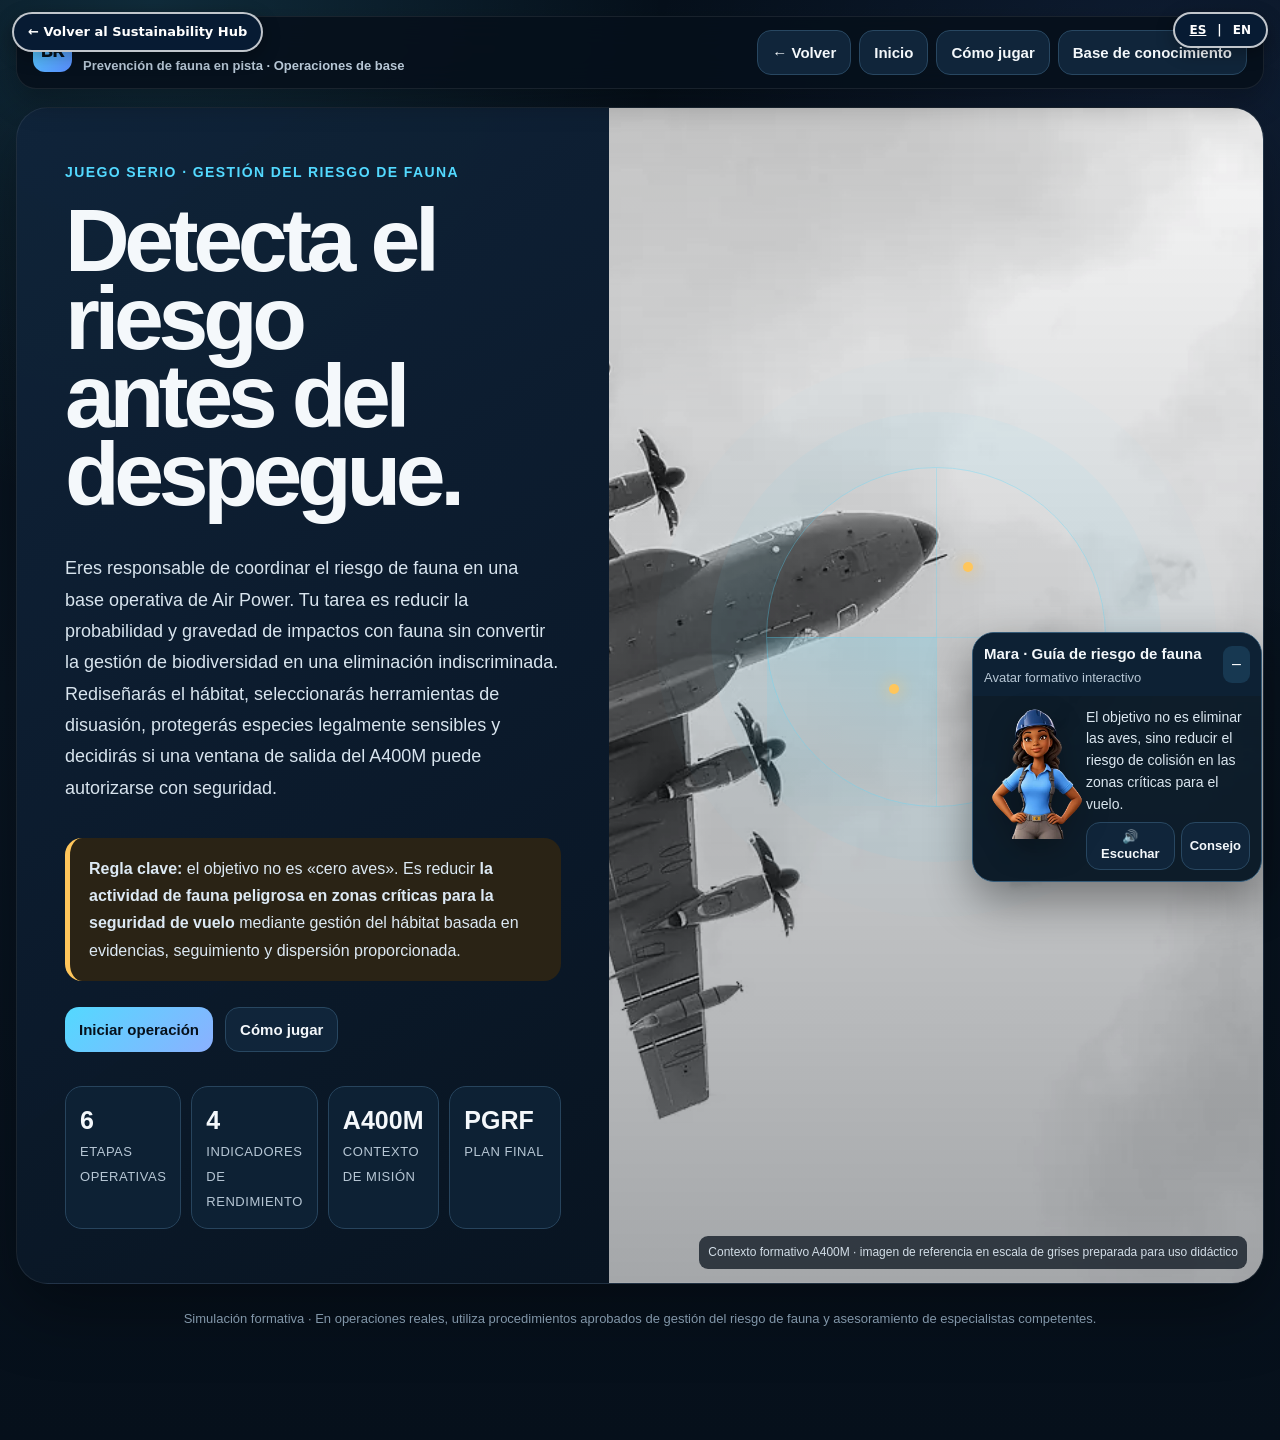
<file: index.html>
<!doctype html>
<html lang="en">
<head>
<meta charset="utf-8" />
<meta name="viewport" content="width=device-width,initial-scale=1" />
<title>Bio-Radar · Runway Wildlife Prevention</title>
<meta name="description" content="Interactive wildlife hazard management serious game for air-base operations." />
<style>
:root{
 --bg:#07111d;--bg2:#0b1a29;--panel:#0d2032;--panel2:#112a40;--line:#284761;--text:#f4f8fb;--muted:#b7c7d5;
 --cyan:#53d9ff;--blue:#5a8cff;--green:#58e6a4;--amber:#ffc65b;--red:#ff6e78;--violet:#b18cff;
 --shadow:0 24px 68px rgba(0,0,0,.38);--r:24px
}
*{box-sizing:border-box}html{scroll-behavior:smooth}body{margin:0;font-family:Inter,Segoe UI,Arial,sans-serif;color:var(--text);background:
radial-gradient(circle at 12% 0%,rgba(83,217,255,.14),transparent 28%),radial-gradient(circle at 92% 8%,rgba(90,140,255,.11),transparent 30%),linear-gradient(180deg,#06101b,#091522 48%,#06101b);min-height:100vh}
button{font:inherit}.shell{max-width:1460px;margin:auto;padding:16px}.topbar{position:sticky;top:10px;z-index:50;display:flex;align-items:center;justify-content:space-between;gap:14px;padding:13px 16px;background:rgba(6,16,27,.90);backdrop-filter:blur(16px);border:1px solid rgba(255,255,255,.08);border-radius:20px;box-shadow:0 12px 30px rgba(0,0,0,.28)}
.brand{display:flex;align-items:center;gap:11px;font-weight:900}.mark{width:39px;height:39px;border-radius:12px;background:linear-gradient(135deg,var(--cyan),var(--blue));color:#05121e;display:grid;place-items:center;font-weight:1000}.brand small{display:block;color:var(--muted);font-size:11px;font-weight:700;margin-top:2px}.nav{display:flex;gap:8px;flex-wrap:wrap}.btn{border:1px solid var(--line);background:#10253a;color:var(--text);padding:11px 14px;border-radius:14px;font-weight:850;cursor:pointer;transition:.18s}.btn:hover{transform:translateY(-1px);border-color:#4f789a}.btn.primary{background:linear-gradient(135deg,var(--cyan),#8bb0ff);color:#06111c;border:0}.btn.good{background:linear-gradient(135deg,var(--green),#8af2c2);color:#061611;border:0}.btn.warn{background:linear-gradient(135deg,var(--amber),#ffe0a0);color:#251600;border:0}.btn.danger{background:linear-gradient(135deg,#ff9da3,var(--red));color:#2a070b;border:0}.btn:disabled{opacity:.45;cursor:not-allowed;transform:none}.screen{display:none}.screen.active{display:block;animation:fade .24s ease}@keyframes fade{from{opacity:.2;transform:translateY(8px)}to{opacity:1;transform:none}}
.hero{margin-top:18px;min-height:760px;display:grid;grid-template-columns:.95fr 1.05fr;overflow:hidden;border:1px solid rgba(255,255,255,.08);border-radius:32px;background:linear-gradient(145deg,rgba(16,36,58,.96),rgba(6,16,27,.98));box-shadow:var(--shadow)}.hero-copy{padding:54px 48px;display:flex;flex-direction:column;justify-content:center}.eyebrow{font-size:12px;font-weight:900;text-transform:uppercase;letter-spacing:.16em;color:var(--cyan)}h1,h2,h3,h4{margin-top:0}.hero h1{font-size:clamp(54px,7vw,96px);line-height:.87;letter-spacing:-.06em;margin:18px 0 22px}.hero p{font-size:18px;line-height:1.74;color:#d8e4ee;max-width:700px}.hero-actions{display:flex;gap:12px;flex-wrap:wrap;margin-top:26px}.stat-grid{display:grid;grid-template-columns:repeat(4,1fr);gap:10px;margin-top:34px}.stat{padding:14px;border:1px solid #27445d;border-radius:17px;background:#0d2134}.stat b{display:block;font-size:25px}.stat span{font-size:10px;color:var(--muted);text-transform:uppercase;letter-spacing:.08em}
.hero-photo{position:relative;min-height:760px;background-image:linear-gradient(180deg,rgba(4,11,18,.03),rgba(4,11,18,.36)),url('assets/aircraft.webp');background-size:cover;background-position:30% 42%}.photo-credit{position:absolute;right:16px;bottom:14px;font-size:10px;color:#d2dde7;background:rgba(5,15,25,.72);padding:7px 9px;border-radius:9px}.radar{position:absolute;left:50%;top:45%;transform:translate(-50%,-50%);width:340px;height:340px;border-radius:50%;border:1px solid rgba(83,217,255,.35);box-shadow:0 0 0 55px rgba(83,217,255,.05),0 0 0 110px rgba(83,217,255,.025)}.radar:before,.radar:after{content:"";position:absolute;background:rgba(83,217,255,.28)}.radar:before{width:1px;height:100%;left:50%}.radar:after{height:1px;width:100%;top:50%}.sweep{position:absolute;inset:50% 50% 0 0;transform-origin:100% 0;background:linear-gradient(20deg,transparent,rgba(83,217,255,.22));animation:sweep 4s linear infinite}@keyframes sweep{to{transform:rotate(360deg)}}.blip{position:absolute;width:10px;height:10px;border-radius:50%;background:var(--amber);box-shadow:0 0 16px var(--amber);animation:blink 1.3s infinite}.b1{left:58%;top:28%}.b2{left:70%;top:52%;animation-delay:.3s}.b3{left:36%;top:64%;animation-delay:.7s}@keyframes blink{50%{opacity:.25;transform:scale(.72)}}
.page{margin-top:18px;padding:30px;border-radius:30px;background:linear-gradient(180deg,rgba(14,31,50,.97),rgba(7,17,29,.98));border:1px solid rgba(255,255,255,.08);box-shadow:var(--shadow)}.page-head{display:flex;justify-content:space-between;align-items:flex-start;gap:18px;margin-bottom:22px}.page-head h2{font-size:clamp(38px,5.2vw,68px);letter-spacing:-.05em;line-height:.95;margin:8px 0}.page-head p{max-width:820px;color:var(--muted);line-height:1.72}.chips{display:flex;gap:8px;flex-wrap:wrap}.chip{padding:8px 10px;border-radius:999px;border:1px solid #35536e;background:#0d2034;color:#dce9f6;font-size:10px;font-weight:900;text-transform:uppercase;letter-spacing:.08em}.chip.good{border-color:#2e755a;background:#0d2a21;color:#baf4d4}.chip.warn{border-color:#80672e;background:#2b2312;color:#ffe4a8}.chip.bad{border-color:#85424a;background:#32171b;color:#ffc2c8}
.grid3{display:grid;grid-template-columns:repeat(3,1fr);gap:15px}.card,.theory-card,.choice,.tool-card,.plan-card{border:1px solid #284761;border-radius:20px;background:linear-gradient(180deg,#10273d,#0b1d2e)}.card{padding:20px}.stepno{width:42px;height:42px;border-radius:13px;display:grid;place-items:center;background:linear-gradient(135deg,var(--cyan),#8da8ff);color:#06121f;font-weight:1000;margin-bottom:14px}.card p,.theory-card p,.theory-card li,.plan-card p{color:#c9d6e2;line-height:1.7}.callout{padding:17px 19px;border-radius:17px;border-left:5px solid var(--cyan);background:#0c2235;color:#dce9f4;line-height:1.7;margin-top:16px}.callout.warn{border-color:var(--amber);background:#2a2315}.callout.bad{border-color:var(--red);background:#2a171a}
.theory{display:grid;grid-template-columns:repeat(2,1fr);gap:15px}.theory-card{padding:22px}.theory-card h3{font-size:23px}.theory-card.wide{grid-column:1/-1}.theory-card ul,.theory-card ol{padding-left:20px}.deep{margin-top:13px;border:1px solid #31526c;border-radius:15px;overflow:hidden;background:#091b2a}.deep summary{cursor:pointer;padding:13px 15px;background:#102b43;font-weight:900}.deep summary::marker{color:var(--cyan)}.deep-body{padding:15px 17px}.learning-table{width:100%;border-collapse:collapse;margin-top:11px}.learning-table th,.learning-table td{border:1px solid #2a485f;padding:10px 11px;text-align:left;vertical-align:top;line-height:1.55}.learning-table th{background:#112a41}.learning-table td{color:#cbd8e4}
.mission-layout{display:grid;grid-template-columns:1.12fr .88fr;gap:18px}.map{position:relative;min-height:0;aspect-ratio:4/3;border-radius:22px;overflow:hidden;border:1px solid #648a8b;background:#314b42;isolation:isolate}
.map .airfield-photo{position:absolute;inset:0;display:block;width:100%;height:100%;object-fit:cover;object-position:center;z-index:1;pointer-events:none}
.map .airfield-photo:not([src]){display:none}
.map .airfield-map-scene{position:absolute;inset:0;width:100%;height:100%;display:block;pointer-events:none;z-index:0}
.map .hotspot,.map .map-legend{z-index:4}
.map .hotspot:focus-visible{outline:3px solid #fff;outline-offset:6px}
.map .map-training-label{position:absolute;top:12px;left:14px;padding:7px 10px;border:1px solid rgba(223,243,238,.25);border-radius:7px;background:rgba(6,23,35,.83);color:#e7f3f6;font-size:11px;font-weight:750;letter-spacing:.04em;z-index:3}
@media(max-width:650px){.map{min-height:0;aspect-ratio:4/3}.map .map-training-label{font-size:10px}.map-legend{max-width:94%}}.map:before,.map:after,.taxi,.pond,.grasszone,.building,.waste{display:none!important}.hotspot{position:absolute;width:40px;height:40px;border-radius:50%;display:grid;place-items:center;background:rgba(7,18,29,.92);border:2px solid var(--amber);color:var(--amber);font-weight:1000;cursor:pointer;box-shadow:0 0 0 8px rgba(255,198,91,.11)}.hotspot.seen{border-color:var(--green);color:var(--green);box-shadow:0 0 0 8px rgba(88,230,164,.1)}.h1{left:19%;top:34%}.h2{left:86%;top:39%}.h3{left:31%;top:15%}.h4{left:89%;top:61%}.h5{left:56%;top:38%}.h6{left:63%;top:62%}.map-legend{position:absolute;left:14px;bottom:14px;display:flex;gap:7px;flex-wrap:wrap;max-width:72%}.map-legend span{padding:7px 9px;border-radius:999px;background:rgba(5,14,23,.84);border:1px solid rgba(255,255,255,.13);font-size:10px;font-weight:800}.control{display:flex;flex-direction:column;gap:12px}.scorecard{padding:17px;border:1px solid #284761;background:#091827;border-radius:18px}.metric{display:grid;grid-template-columns:150px 1fr 44px;gap:9px;align-items:center;margin:10px 0}.metric label{font-size:12px;font-weight:800}.bar{height:10px;border-radius:999px;background:#172c3e;overflow:hidden}.fill{height:100%;background:linear-gradient(90deg,var(--red),var(--amber),var(--green));transition:.3s}.metric b{text-align:right;font-size:12px}.choice-set{display:grid;gap:9px}.choice{padding:14px;color:var(--text);cursor:pointer;text-align:left;transition:.16s}.choice:hover{transform:translateY(-1px);border-color:#4f7591}.choice.selected{border-color:var(--cyan);background:linear-gradient(180deg,#15364f,#0f273b);box-shadow:0 0 0 2px rgba(83,217,255,.1)}.choice strong{display:block;margin-bottom:5px}.choice span{display:block;font-size:12px;color:var(--muted);line-height:1.5}.choice small{display:inline-block;margin-top:7px;color:#9ae9ff;font-weight:800}.feedback{display:none;margin-top:12px;padding:16px;border-radius:16px;border:1px solid #315b78;background:#0b2235;line-height:1.65}.feedback.show{display:block}.feedback.ok{border-color:#33775a;background:#0c2a21}.feedback.ko{border-color:#87434b;background:#2c171a}.actions{display:flex;gap:10px;flex-wrap:wrap;margin-top:15px}
.tool-grid{display:grid;grid-template-columns:repeat(2,1fr);gap:11px}.tool-card{padding:16px;cursor:pointer;transition:.16s}.tool-card:hover{transform:translateY(-2px)}.tool-card.selected{border-color:var(--cyan);box-shadow:0 0 0 2px rgba(83,217,255,.1)}.tool-card b{display:block;margin-bottom:6px}.tool-card span{font-size:12px;color:var(--muted);line-height:1.48}.cost{display:inline-block;margin-top:8px;padding:5px 8px;border-radius:999px;background:#0b1a28;border:1px solid #35516a;font-size:10px;font-weight:900;color:#aeeeff}.budget{font-size:28px;font-weight:1000;color:var(--amber)}
.event{border-radius:22px;overflow:hidden;border:1px solid #35556e;background:linear-gradient(180deg,#112a41,#0b1d2d)}.event-photo{height:330px;background-image:linear-gradient(180deg,rgba(4,12,20,.02),rgba(4,12,20,.28)),url('assets/aircraft.webp');background-size:cover;background-position:30% 42%;position:relative}.event-photo .event-label{position:absolute;left:18px;bottom:17px;right:18px;padding:13px 15px;border-radius:15px;background:rgba(6,17,28,.84);border:1px solid rgba(255,255,255,.14)}.event-body{padding:18px}.timeline{display:grid;grid-template-columns:repeat(4,1fr);gap:8px;margin:14px 0}.tick{padding:10px;border-radius:13px;background:#0c2134;border:1px solid #2b4a63;font-size:11px}.tick.active{border-color:var(--amber);background:#2c2414}.tick.done{border-color:#2f7357;background:#0c2a21}
.plan-grid{display:grid;grid-template-columns:repeat(2,1fr);gap:12px}.plan-card{padding:16px;cursor:pointer}.plan-card.selected{border-color:var(--green);background:#0d2a21}.plan-card b{display:block;margin-bottom:5px}.plan-card span{font-size:12px;color:var(--muted);line-height:1.5}.result{display:grid;grid-template-columns:1fr 1fr;gap:18px}.big-score{font-size:clamp(90px,12vw,155px);font-weight:1000;line-height:.82;letter-spacing:-.07em}.rank{font-size:28px;color:var(--green);font-weight:900}.result-box{padding:22px;border:1px solid #2c4b65;border-radius:20px;background:#0c2032}.row{display:flex;justify-content:space-between;gap:12px;padding:11px 0;border-bottom:1px solid #28465f}.row:last-child{border:0}.ref{font-size:12px;line-height:1.6;color:#9db1c3}.ref a{color:#7ddfff}.footer{margin:25px 0 95px;text-align:center;color:#8196a8;font-size:11px;line-height:1.6}
.avatar-wrap{position:fixed;right:18px;bottom:18px;z-index:90;width:255px}.avatar{border:1px solid #355b78;background:rgba(8,23,37,.97);border-radius:22px;box-shadow:0 18px 46px rgba(0,0,0,.4);overflow:hidden}.avatar-head{display:flex;align-items:center;padding:9px 11px;background:#0d2134}.avatar-head b{font-size:12px}.avatar-head span{display:block;color:var(--muted);font-size:10px;margin-top:2px}.avatar-toggle{margin-left:auto;border:0;background:#173851;color:white;border-radius:9px;padding:6px 9px;cursor:pointer}.avatar-body{display:grid;grid-template-columns:92px 1fr;gap:10px;padding:11px}.avatar-img{width:104px;height:132px;object-fit:contain;filter:drop-shadow(0 10px 14px rgba(0,0,0,.32))}.avatar-msg{font-size:11px;line-height:1.5;color:#dbe7f0}.avatar-controls{display:flex;gap:6px;margin-top:7px}.avatar-controls .btn{font-size:10px;padding:6px 8px}.avatar-wrap.min .avatar-body{display:none}.speaking{animation:nod .55s infinite alternate}@keyframes nod{to{transform:translateY(2px)}}
.stage4-photo{min-height:480px;background-image:linear-gradient(180deg,rgba(10,27,42,.28),rgba(8,18,29,.38)),url('assets/aircraft.webp');background-size:cover;background-position:30% 42%;display:flex;flex-direction:column;justify-content:flex-start}.stage4-photo h3{font-size:34px;margin-top:210px;text-shadow:0 2px 8px rgba(0,0,0,.45)}.stage4-photo p{max-width:90%;background:rgba(7,18,29,.36);padding:8px 10px;border-radius:10px}.stage4-photo .chip{align-self:flex-start}.plan-card,.plan-card *{text-shadow:none}.plan-card h3,.plan-card h4,.plan-card b{color:#f3f9ff!important}.plan-card p,.plan-card span,.plan-card small{color:#dbe7f2!important}.plan-card.good h3,.plan-card.good b{color:#f2fff8!important}.plan-card.good p,.plan-card.good span{color:#dff7ea!important}.plan-card.bad h3,.plan-card.bad b{color:#fff5ef!important}.plan-card.bad p,.plan-card.bad span{color:#ffe2d3!important}@media(max-width:1050px){.hero,.mission-layout,.result{grid-template-columns:1fr}.hero-photo{min-height:520px}.stat-grid{grid-template-columns:repeat(2,1fr)}.grid3,.theory,.plan-grid{grid-template-columns:1fr}.theory-card.wide{grid-column:auto}.tool-grid{grid-template-columns:1fr}.page{padding:21px}.metric{grid-template-columns:120px 1fr 38px}.timeline{grid-template-columns:1fr 1fr}.avatar-wrap{right:8px;bottom:8px;width:220px}.topbar{align-items:flex-start}.nav{justify-content:flex-end}}
</style>
<link rel="stylesheet" href="stage1-game.css">

<style>
/* Prevent min-content table width from widening the theory grid on phones. */
.theory{grid-template-columns:repeat(2,minmax(0,1fr));min-width:0;max-width:100%}
.theory-card{min-width:0;max-width:100%;overflow-wrap:anywhere;box-sizing:border-box}
@media(max-width:960px){
  .theory{grid-template-columns:minmax(0,1fr)}
}
@media(max-width:700px){
 #briefing .learning-table,#theory1 .learning-table{width:100%;min-width:0;max-width:100%;overflow-x:auto}
 #briefing .theory-card,#theory1 .theory-card{min-width:0}
}
</style>


<style>
/* Mobile training tables: keep the briefing and theory readable without page overflow */
@media(max-width:700px){
 #briefing .learning-table,#theory1 .learning-table{
   display:block;width:100%;max-width:100%;overflow-x:auto;overflow-y:hidden;
   box-sizing:border-box;scrollbar-width:auto;scrollbar-color:#6baac5 #0a2035;
   border:1px solid #365a6f;
 }
 #briefing .learning-table tbody,#theory1 .learning-table tbody{
   display:table;min-width:620px;border-collapse:collapse;
 }
 #briefing .learning-table th,#briefing .learning-table td,
 #theory1 .learning-table th,#theory1 .learning-table td{
   min-width:135px;max-width:260px;overflow-wrap:break-word;line-height:1.55;
 }
 #briefing .page,#theory1 .page{min-width:0}
}
</style>


<style>
/* Readability pass v1: shared styling for the English and Spanish UI */
body{font-size:16px;line-height:1.55}
.brand small{font-size:13px;line-height:1.4}
.eyebrow{font-size:14px;letter-spacing:.1em}
.stat span{font-size:13px;line-height:1.5;letter-spacing:.04em}
.chip{font-size:13px;line-height:1.35;letter-spacing:.045em}
.photo-credit{font-size:12px}
.map .map-training-label{font-size:13px;line-height:1.4}
.map-legend span{font-size:13px;line-height:1.4}
.metric label,.metric b{font-size:15px;line-height:1.45}
.choice{font-size:16px;line-height:1.5}
.choice strong,.plan-card b{font-size:17px;line-height:1.4}
.choice span,.plan-card span,.tool-card span{font-size:15px;line-height:1.55}
.choice small{font-size:13px;line-height:1.45}
.tick{font-size:14px;line-height:1.5}
.cost{font-size:13px}
.ref{font-size:14px;line-height:1.6}
.footer{font-size:13px;line-height:1.55}
.avatar-wrap{width:290px}
.avatar-head b{font-size:15px}
.avatar-head span{font-size:13px;line-height:1.4}
.avatar-msg{font-size:14px;line-height:1.55}
.avatar-controls .btn{font-size:13px;line-height:1.3;min-height:36px}
.btn{font-size:15px;line-height:1.4;min-height:43px}
#mission1 .stage1-final .choice span{font-size:15px}
#mission1 .stage1-final .choice small{font-size:13px}
#mission6 .plan-requirements{font-size:16px;line-height:1.55}
#mission6 .plan-selection-count{font-size:15px;line-height:1.4}
@media(max-width:780px){
 .avatar-wrap{width:min(270px,74vw);right:8px;bottom:8px}
 .map-legend{max-width:94%}
 .map-legend span{font-size:12px}
 .stat span{font-size:12px}
}
</style>
</head>
<body>
<a id="sn-hub-return" href="https://aug79-droid.github.io/sustainability-navigator/?lang=es#applications" aria-label="Volver al Sustainability Hub">← Volver al Sustainability Hub</a>
<style>
#sn-hub-return{position:fixed;z-index:2147483647;top:12px;left:12px;padding:10px 14px;border:2px solid rgba(255,255,255,.75);border-radius:999px;background:#071b33;color:#fff!important;font:800 13px/1.2 system-ui,sans-serif;text-decoration:none;box-shadow:0 5px 18px rgba(0,0,0,.3)}
#sn-hub-return:focus-visible{outline:3px solid #63d4e7;outline-offset:3px}
@media(max-width:600px){#sn-hub-return{top:8px;left:8px;padding:8px 11px;font-size:11px}}
</style>
<div class="shell">
<header class="topbar">
  <div class="brand"><div class="mark">BR</div><div>BIO-RADAR<small>Runway Wildlife Prevention · Base Operations</small></div></div>
  <div class="nav"><button class="btn" id="backBtn">← Back</button><button class="btn" data-go="home">Home</button><button class="btn" data-go="how">How to Play</button><button class="btn" data-go="knowledge">Knowledge Base</button></div>
</header>
<main>
<section id="home" class="screen active">
  <div class="hero">
    <div class="hero-copy"><div class="eyebrow">Serious game · Wildlife hazard management</div><h1>See the risk<br>before take-off.</h1><p>You are the wildlife-risk coordinator for an Air Power operating base. Your task is to reduce the probability and severity of wildlife strikes without turning biodiversity management into indiscriminate wildlife removal. You will redesign habitat, select deterrence tools, protect legally sensitive species and decide whether an A400M departure window is safe to release.</p>
      <div class="callout warn"><b>Core rule:</b> the objective is not “zero birds”. It is to reduce <b>hazardous wildlife activity in critical flight-safety zones</b> through evidence-based habitat management, monitoring and proportionate dispersal.</div>
      <div class="hero-actions"><button class="btn primary" data-go="briefing">Start Operation</button><button class="btn" data-go="how">How to Play</button></div>
      <div class="stat-grid"><div class="stat"><b>6</b><span>operational stages</span></div><div class="stat"><b>4</b><span>performance metrics</span></div><div class="stat"><b>A400M</b><span>mission context</span></div><div class="stat"><b>WHMP</b><span>final plan</span></div></div>
    </div>
    <div class="hero-photo"><div class="radar"><div class="sweep"></div><i class="blip b1"></i><i class="blip b2"></i><i class="blip b3"></i></div><div class="photo-credit">A400M training context · cleaned grayscale reference image for learning use</div></div>
  </div>
</section>
<section id="how" class="screen"><div class="page"><div class="page-head"><div><div class="eyebrow">Before Stage 1</div><h2>How the game works</h2><p>Bio-Radar is a wildlife-risk management simulator. You score by building a complete system that prevents wildlife attractants, detects changing conditions, uses active dispersal proportionately and respects wildlife-protection law.</p></div></div>
<div class="grid3"><div class="card"><div class="stepno">1</div><h3>Read the airfield</h3><p>Inspect the runway environment, identify attractants and distinguish a wildlife sighting from a real flight-safety hazard.</p></div><div class="card"><div class="stepno">2</div><h3>Change the habitat</h3><p>Reduce food, water, shelter and nesting opportunities before relying on repeated reactive dispersal.</p></div><div class="card"><div class="stepno">3</div><h3>Manage the operation</h3><p>Choose deterrence tools, respond to protected species and make an evidence-based release decision for an A400M movement.</p></div></div>
<div class="callout stage1-guide-overview">
<h3>What you actually do in the game</h3>
<p><b>Stage 1:</b> Inspect six numbered areas on the aerial photograph. Each has its own evidence and three decisions. Choose an action at every location. Only then decide the airfield-wide priority.</p>
<p><b>Stage 2:</b> Spend six intervention points on a habitat-control package.</p>
<p><b>Stages 3–5:</b> Choose how to manage a flock, a legally protected nesting situation and the safe release of an A400M.</p>
<p><b>Stage 6:</b> Build the final wildlife-risk management plan by selecting the essential controls.</p>
<p><b>After each stage:</b> Review the explanation and the effect on safety, wildlife protection, operational continuity and evidence. The aim is to make defensible decisions, not simply click through the screens.</p>
</div>
<div class="callout"><b>Your four indicators:</b> Flight Safety, Wildlife Protection, Operational Continuity and Evidence & Compliance. A decision that maximises one while damaging the others may still be a poor management decision.</div>
<div class="callout warn"><b>Important:</b> drones/UAS near aerodromes are not routine bird-chasing toys. Their use requires airside coordination, airspace authorisation and any wildlife permits required by the jurisdiction. Falconry is also a specialist tool, not a universal solution.</div><div class="actions"><button class="btn primary" data-go="briefing">Continue</button></div></div></section>
<section id="briefing" class="screen"><div class="page"><div class="page-head"><div><div class="eyebrow">Mission briefing</div><h2>Runway 27 · Wildlife pressure rising</h2><p>Strike reports and patrol observations show recurring wildlife activity around the movement area. A morning A400M departure is scheduled during a period of increased bird movement. You have one shift to redesign the preventive controls and prove that the departure decision is defensible.</p></div><div class="chips"><span class="chip warn">Seasonal movement</span><span class="chip">A400M departure</span><span class="chip">Protected species present</span></div></div>
<div class="theory"><div class="theory-card"><h3>What counts as wildlife hazard management?</h3><p>ICAO guidance frames wildlife hazard management as a structured programme: identify hazards, collect and analyse wildlife and strike data, manage habitat and land use, use dispersal/repellent methods, train personnel and continuously evaluate whether controls are effective. EASA Regulation (EU) No 139/2014 similarly requires ongoing evaluation of wildlife hazards at aerodromes and monitoring of surrounding land uses that can encourage hazardous wildlife activity.</p></div>
<div class="theory-card"><h3>Birds are not all the same risk</h3><p>Risk depends on more than presence. Species, body mass, flock size, flight behaviour, altitude, location relative to runway/approach paths, time of day and phase of aircraft operation all matter. A small passerine away from the movement area may present less risk than a flock of large gulls or geese crossing the climb-out path.</p></div>
<div class="theory-card wide"><h3>The management hierarchy used in Bio-Radar</h3><table class="learning-table"><tr><th>Layer</th><th>Purpose</th><th>Examples</th></tr><tr><td>1. Monitor</td><td>Know what species are present, when, where and why.</td><td>Patrols, strike data, species ID, trend analysis, avian radar where appropriate.</td></tr><tr><td>2. Habitat</td><td>Remove or reduce attractants before wildlife becomes established.</td><td>Vegetation strategy, drainage, food/waste control, building exclusion, surrounding land-use review.</td></tr><tr><td>3. Active dispersal</td><td>Move hazardous wildlife from critical zones when required.</td><td>Vehicle approach, acoustic/pyrotechnic tools, trained dogs/falconry, authorised UAS where lawful and operationally integrated.</td></tr><tr><td>4. Operational response</td><td>Change the aircraft operation when risk remains unacceptable.</td><td>Hold, delay, inspect, coordinate with ATC/ops, issue operational information where applicable.</td></tr><tr><td>5. Learn</td><td>Use incidents and observations to improve the plan.</td><td>Reporting, root-cause review, seasonal trends, control-effectiveness metrics.</td></tr></table></div></div><div class="actions"><button class="btn primary" data-go="mission1">Begin Stage 1 — Scan the Airfield</button></div></div></section>
<section id="mission1" class="screen"><div class="page"><div class="page-head"><div><div class="eyebrow">Stage 1 / Hazard identification</div><h2>Scan the airfield</h2><p>Select a numbered area on the aerial map. Read its simulated evidence and choose one of three actions for that specific hazard. Repeat for all six areas. Then make a final management decision for the whole airfield.</p></div></div><div class="mission-layout"><div class="map"><svg class="airfield-map-scene" viewBox="0 0 1000 700" preserveAspectRatio="none" xmlns="http://www.w3.org/2000/svg" aria-hidden="true">
  <defs>
    <linearGradient id="br-ground" x1="0" y1="0" x2="1" y2="1"><stop offset="0" stop-color="#627966"/><stop offset=".52" stop-color="#466653"/><stop offset="1" stop-color="#314a42"/></linearGradient>
    <linearGradient id="br-water" x1="0" y1="0" x2="1" y2="1"><stop offset="0" stop-color="#4289a3"/><stop offset=".65" stop-color="#245e75"/><stop offset="1" stop-color="#153b53"/></linearGradient>
    <pattern id="br-terrain" patternUnits="userSpaceOnUse" width="38" height="35"><path d="M2 4l10 4m15 13l-8 6M3 28l6-2" stroke="#a3b58d" stroke-width="2" opacity=".24" fill="none"/></pattern>
    <pattern id="br-lawn" patternUnits="userSpaceOnUse" width="22" height="18"><path d="M2 8l6 2m11-8l-5 6" stroke="#bfd0a4" stroke-width="1" opacity=".28"/></pattern>
  </defs>
  <rect width="1000" height="700" fill="url(#br-ground)"/>
  <rect width="1000" height="700" fill="url(#br-terrain)"/>
  <!-- Grassed airfield edges and wildlife habitat -->
  <path d="M0 0H450L365 155 370 345 240 475 0 455Z" fill="#63816a" opacity=".92"/>
  <path d="M0 0H450L365 155 370 345 240 475 0 455Z" fill="url(#br-lawn)"/>
  <path d="M30 40l280-40 62 106-86 64-238 34z" fill="#708a55" opacity=".74"/>
  <path d="M0 385l260 35 132 113-155 167H0Z" fill="#64866b"/>
  <path d="M60 520l160-40 132 120-70 100H44Z" fill="#375b4b" opacity=".58"/>
  <path d="M610 340l180-48 210 65V700H650Z" fill="#638066" opacity=".75"/>
  <!-- Apron, service roads and hangar hardstanding -->
  <path d="M760 0H1000V345L735 324l-102-65 61-164z" fill="#89979a"/>
  <path d="M773 10H1000V330L745 303l-69-68 56-140z" fill="#73848b" opacity=".65"/>
  <path d="M685 280l105 14 210 65v45L671 336z" fill="#b3babc" opacity=".65"/>
  <path d="M0 566l315-36 140-67 520 10 25 52-525 7-146 93L0 663Z" fill="#708083" stroke="#a7b9ab" stroke-width="5"/>
  <path d="M0 616l290-27 163-81 519 4" fill="none" stroke="#d1c089" stroke-width="3" stroke-dasharray="25 23" opacity=".65"/>
  <!-- Main runway 27, visible and clearly distinguishable -->
  <rect x="-15" y="185" width="1030" height="133" rx="3" fill="#263740" stroke="#d2d8d4" stroke-width="8"/>
  <rect x="0" y="199" width="1000" height="106" fill="#3d5059"/>
  <path d="M0 212H1000M0 291H1000" stroke="#aebdc1" stroke-width="2" opacity=".72"/>
  <path d="M0 253H1000" stroke="#e2e9e4" stroke-width="4" stroke-dasharray="46 30" opacity=".86"/>
  <g fill="#f4f3e4" opacity=".82">
    <rect x="35" y="224" width="6" height="60"/><rect x="53" y="224" width="6" height="60"/>
    <rect x="75" y="224" width="6" height="60"/><rect x="92" y="224" width="6" height="60"/>
    <rect x="922" y="224" width="6" height="60"/><rect x="938" y="224" width="6" height="60"/>
    <rect x="955" y="224" width="6" height="60"/><rect x="972" y="224" width="6" height="60"/>
  </g>
  <g fill="#f2eee1" font-size="29" font-family="Arial,sans-serif" font-weight="800" opacity=".92">
    <text x="113" y="246">27</text><text x="845" y="247">09</text>
  </g>
  <!-- Taxiway and associated mown verge (hotspot 6) -->
  <path d="M458 321V477Q458 512 490 513H999" fill="none" stroke="#b5c1b7" stroke-width="109" opacity=".65"/>
  <path d="M458 320V476Q458 506 494 506H1000" fill="none" stroke="#536671" stroke-width="93"/>
  <path d="M458 319V470Q458 509 495 508H1000" fill="none" stroke="#f0d287" stroke-width="3" stroke-dasharray="27 19"/>
  <path d="M410 330V466Q410 553 495 553H1000" fill="none" stroke="#8ba36d" stroke-width="24" opacity=".7"/>
  <!-- Wildlife corridors and distinct habitat cues -->
  <path d="M170 86C280 121 409 147 514 223S742 404 887 596" stroke="#f4c879" stroke-width="7" fill="none" stroke-dasharray="12 16" opacity=".79"/>
  <path d="M879 570l8 25-26-8" stroke="#f4c879" stroke-width="7" fill="none" stroke-linecap="round"/>
  <g fill="#2b493c" opacity=".65">
    <ellipse cx="85" cy="108" rx="23" ry="13"/><ellipse cx="116" cy="149" rx="18" ry="19"/>
    <ellipse cx="293" cy="73" rx="22" ry="11"/><ellipse cx="160" cy="357" rx="34" ry="18"/>
    <ellipse cx="225" cy="604" rx="28" ry="14"/><ellipse cx="733" cy="400" rx="39" ry="22"/>
  </g>
  <!-- Flat-roofed hangars near hotspot 3 -->
  <g stroke="#d7dfe0" stroke-width="3">
    <rect x="778" y="45" width="198" height="63" rx="4" fill="#b5c2c8"/>
    <rect x="785" y="120" width="193" height="62" rx="4" fill="#a4b5ba"/>
    <rect x="822" y="190" width="156" height="53" rx="4" fill="#98a9b1"/>
  </g>
  <g stroke="#7e9297" stroke-width="2"><path d="M792 54h170M792 68h170M792 81h170M800 128h162M800 142h162M800 155h162M834 203h130M834 216h130"/></g>
  <!-- Retention pond, water after rainfall (hotspot 2) -->
  <path d="M829 550Q871 528 924 552T973 617Q960 668 897 675T815 638Q793 589 829 550Z" fill="#274f4c" stroke="#9bb9ac" stroke-width="11"/>
  <path d="M836 564Q879 547 920 567T957 618Q936 656 889 657T824 623Q813 585 836 564Z" fill="url(#br-water)"/>
  <path d="M846 597q50-26 89 4M852 620q40-15 75 2" fill="none" stroke="#8fc8cd" stroke-width="3" opacity=".5"/>
  <!-- Refuse / service compound (hotspot 4) -->
  <rect x="731" y="602" width="75" height="67" rx="5" fill="#748682" stroke="#c4c3a1" stroke-width="4"/>
  <rect x="743" y="613" width="24" height="25" rx="3" fill="#354b51"/><rect x="774" y="613" width="22" height="25" rx="3" fill="#33464e"/>
  <rect x="741" y="644" width="56" height="13" fill="#c1a26d" opacity=".8"/>
  <!-- Operational cartographic grid -->
  <g stroke="#e8f6ec" stroke-width="1" opacity=".14">
    <path d="M250 0V700M500 0V700M750 0V700M0 175H1000M0 350H1000M0 525H1000"/>
  </g>
  <rect x="8" y="8" width="984" height="684" rx="8" fill="none" stroke="#d8ece2" stroke-width="2" opacity=".35"/>
</svg><img class="airfield-photo" src="assets/airfield-aerial-2026.avif" alt="" aria-hidden="true" width="1000" height="750" decoding="async" fetchpriority="high" onerror="this.style.display='none'"><div class="map-training-label">Airfield aerial · AI-generated training image</div><div class="taxi"></div><div class="pond"></div><div class="grasszone"></div><div class="building"></div><div class="waste"></div><button class="hotspot h1" data-hot="Grass / invertebrate & seed availability">1</button><button class="hotspot h2" data-hot="Standing water after rainfall">2</button><button class="hotspot h3" data-hot="Flat-roof loafing / nesting opportunity">3</button><button class="hotspot h4" data-hot="Food waste / unsecured refuse">4</button><button class="hotspot h5" data-hot="Runway-crossing flight line">5</button><button class="hotspot h6" data-hot="Taxiway verge / small mammal prey base">6</button><div class="map-legend"><span>Runway 27</span><span>Movement area</span><span>Habitat attractants</span><span>Flight-line risk</span></div></div><div class="control"><div class="scorecard" id="score1"></div><div class="callout" id="hotInfo">Select a numbered hotspot to inspect it.</div><div class="choice-set" data-stage="1"><button class="choice" data-option="1A"><strong>A. Focus only on the birds currently visible</strong><span>Reactive patrols, no investigation of why the same species return.</span><small>Symptom-focused</small></button><button class="choice" data-option="1B"><strong>B. Prioritise persistent attractants and runway-crossing behaviour</strong><span>Use data to identify the food/water/shelter features driving repeat presence in critical flight zones.</span><small>Systemic risk reduction</small></button><button class="choice" data-option="1C"><strong>C. Remove all vegetation around the runway</strong><span>Assumes bare ground is automatically safer and ignores erosion, prey availability and site-specific ecology.</span><small>Over-simplified</small></button></div><div class="actions"><button class="btn primary" id="eval1">Evaluate Stage 1</button></div><div class="feedback" id="fb1"></div></div></div></div></section>
<section id="theory1" class="screen"><div class="page"><div class="page-head"><div><div class="eyebrow">Learning checkpoint 1</div><h2>Risk starts with ecology and behaviour</h2></div></div><div class="theory"><div class="theory-card"><h3>1. Hazard is not the same as presence</h3><p>A wildlife inventory tells you what exists; a hazard assessment asks which animals can realistically interact with aircraft. Large flocking birds, waterfowl, gulls and raptors may create disproportionate strike severity because body mass and group behaviour affect impact energy and the probability of multiple ingestion/impact events. Location is equally important: the same species can be low risk in a remote corner and high risk when routinely crossing runway or climb-out paths.</p></div><div class="theory-card"><h3>2. Build the source–attractant–movement model</h3><p>Ask why wildlife is present: food, water, shelter, roosting, nesting, safety from predators or simply a convenient movement corridor. Then ask how that attraction connects to aircraft paths. The purpose of the model is to identify a manageable cause rather than repeatedly treating the visible symptom.</p></div><div class="theory-card"><h3>3. Use strike and observation data together</h3><p>Strike reports can underestimate risk if reporting is incomplete, while sightings alone can exaggerate risk if all species are treated equally. Strong programmes combine strike history, species identification, carcass/remains data, patrol observations, seasonal patterns, time-of-day patterns and operational context.</p></div><div class="theory-card"><h3>4. Surrounding land use matters</h3><p>EASA requires monitoring of developments that may encourage harmful wildlife activity around aerodromes. Waste facilities, standing water, wetlands, sewage treatment, certain landscaping and other land uses can generate regular bird movements across the airfield even when the attractant itself is outside the perimeter.</p></div><div class="theory-card wide"><h3>5. A practical risk matrix</h3><table class="learning-table"><tr><th>Variable</th><th>Lower concern</th><th>Higher concern</th></tr><tr><td>Species/body mass</td><td>Small, low-mass individual</td><td>Large bird or heavy flocking species</td></tr><tr><td>Group size</td><td>Single individual</td><td>Dense flock / repeated flock movement</td></tr><tr><td>Location</td><td>Away from aircraft movement</td><td>Runway, approach, departure, taxi route</td></tr><tr><td>Behaviour</td><td>Stationary, predictable</td><td>Crossing flight paths, feeding, flocking, thermal soaring</td></tr><tr><td>Persistence</td><td>One-off</td><td>Daily/seasonal recurrence linked to a stable attractant</td></tr><tr><td>Operational timing</td><td>Low activity period</td><td>Coincides with take-off/landing bank</td></tr></table></div></div><div class="actions"><button class="btn primary" data-go="mission2">Stage 2 — Redesign the Habitat</button></div></div></section>
<section id="mission2" class="screen"><div class="page"><div class="page-head"><div><div class="eyebrow">Stage 2 / Habitat management</div><h2>Spend the habitat budget wisely</h2><p>You have <b>6 intervention points</b>. Select a package that reduces persistent attractants without assuming one universal grass height or destroying habitat indiscriminately.</p></div><div><div class="eyebrow">Budget remaining</div><div class="budget" id="budget">6</div></div></div><div class="mission-layout"><div><div class="tool-grid" id="habitatTools"><button class="tool-card" data-cost="2" data-key="drain"><b>Improve drainage / remove persistent standing water</b><span>Correct depressions and drainage issues that repeatedly create feeding/bathing habitat.</span><i class="cost">2 pts</i></button><button class="tool-card" data-cost="2" data-key="grass"><b>Species- and site-specific vegetation regime</b><span>Set sward height and mowing regime from local wildlife evidence, not from a universal cosmetic standard.</span><i class="cost">2 pts</i></button><button class="tool-card" data-cost="1" data-key="waste"><b>Secure food and waste sources</b><span>Remove accessible organic waste and reinforce housekeeping around catering/refuse points.</span><i class="cost">1 pt</i></button><button class="tool-card" data-cost="1" data-key="roof"><b>Exclude roosting/nesting opportunities on critical buildings</b><span>Use legal, non-harmful design/exclusion measures before birds establish where practical.</span><i class="cost">1 pt</i></button><button class="tool-card" data-cost="3" data-key="clear"><b>Strip all vegetation to bare soil</b><span>Looks decisive but can create erosion, invertebrate exposure and new attractants.</span><i class="cost">3 pts</i></button><button class="tool-card" data-cost="2" data-key="pond"><b>Create a permanent open pond beside the runway</b><span>Biodiversity enhancement without wildlife-strike safeguarding assessment.</span><i class="cost">2 pts</i></button></div><div class="actions"><button class="btn primary" id="eval2">Evaluate Habitat Plan</button></div><div class="feedback" id="fb2"></div></div><div class="control"><div class="scorecard" id="score2"></div><div class="callout"><b>No universal grass rule:</b> UK CAA CAP 772 notes that long-grass management can be effective in many UK settings, historically around 200–300 mm, but explicitly warns that one size does not fit all aerodromes. Species, climate, soil, operations and local evidence matter.</div><div class="callout warn"><b>Biodiversity and flight safety can coexist</b>, but biodiversity enhancements near aerodromes must be designed so they do not increase net wildlife-strike risk.</div></div></div></div></section>
<section id="theory2" class="screen"><div class="page"><div class="page-head"><div><div class="eyebrow">Learning checkpoint 2</div><h2>Habitat management reduces the need to chase birds</h2></div></div><div class="theory"><div class="theory-card"><h3>1. Food, water, shelter and security</h3><p>Wildlife stays where the environment rewards it. Standing water can attract waterfowl, gulls and wading birds. Short turf can expose invertebrates or provide grazing for some species; taller or poorly managed vegetation can create cover for small mammals that attract raptors. Waste, seeds, berries, roof structures, drainage basins and disturbed soils can all modify the wildlife community.</p></div><div class="theory-card"><h3>2. Grass height must be evidence-based</h3><p>CAP 772 describes long-grass management as an established UK method and cites 200–300 mm as historically effective for reducing many hazardous species, while also stating clearly that environmental, climatic and operational differences make a single universal rule inappropriate. Other jurisdictions and species assemblages can require different regimes. The correct learning is not “always cut to X cm”; it is “manage vegetation for the hazardous species actually present, then verify the result.”</p></div><div class="theory-card"><h3>3. Water management is one of the strongest levers</h3><p>FAA guidance identifies standing water as a strong attractant and recommends eliminating it as far as practical, improving drainage and designing detention systems to avoid persistent wet conditions where feasible. Where water cannot be eliminated, physical exclusion or other design solutions may reduce its attractiveness, subject to engineering and emergency-access constraints.</p></div><div class="theory-card"><h3>4. Biodiversity features need safeguarding design</h3><p>Wildlife hazard management does not mean banning biodiversity. UK CAA safeguarding guidance explicitly notes that biodiversity enhancements and bird-strike risk reduction can coexist if designed correctly. The question is whether an enhancement increases the abundance or movement of hazardous species in critical aviation zones. A pollinator feature far from flight paths may have a different risk profile from a large open water body that attracts flocking waterfowl.</p></div><div class="theory-card wide"><h3>5. Habitat work should change measurable behaviour</h3><p>A habitat action is successful when the hazardous species uses the critical area less often, spends less time there, or no longer crosses aircraft paths as frequently. Measure the ecological response: sightings per patrol, flock size, time-in-zone, recurring species, strike rate/severity, attractant persistence and seasonal trends. “We mowed the grass” is an activity; “large gull presence in the departure-side verge fell 60% during the target season without shifting the problem to another critical zone” is a performance statement.</p></div></div><div class="actions"><button class="btn primary" data-go="mission3">Stage 3 — Choose Active Dispersal</button></div></div></section>
<section id="mission3" class="screen"><div class="page"><div class="page-head"><div><div class="eyebrow">Stage 3 / Active control</div><h2>Select the dispersal package</h2><p>A flock of gulls repeatedly enters the runway strip from a nearby feeding route. Habitat changes will take time to mature. Choose the operational response for today.</p></div></div><div class="mission-layout"><div class="event"><div class="event-photo"><div class="event-label"><b>07:10 · Gull flock moving toward Runway 27</b><br><span style="color:var(--muted)">A400M departure bank begins in 25 minutes.</span></div></div><div class="event-body"><div class="timeline"><div class="tick active">Detection<br><b>Flock inbound</b></div><div class="tick">Assessment<br><b>High crossing probability</b></div><div class="tick">Dispersal<br><b>Choose method</b></div><div class="tick">Release<br><b>Verify clear</b></div></div></div></div><div class="control"><div class="scorecard" id="score3"></div><div class="choice-set" data-stage="3"><button class="choice" data-option="3A"><strong>A. Use one deterrent repeatedly until birds habituate</strong><span>Same vehicle/horn response every day with no variation or habitat follow-up.</span><small>Habituation risk</small></button><button class="choice" data-option="3B"><strong>B. Integrated dispersal: patrol + species-appropriate aversive tools + verification</strong><span>Use trained wildlife personnel, vary lawful techniques, keep aircraft operations coordinated and confirm the flock has left the critical zone before release.</span><small>Preferred operational package</small></button><button class="choice" data-option="3C"><strong>C. Launch a drone immediately into the active runway environment</strong><span>No airspace coordination, no operational segregation and no wildlife-permit check.</span><small>Creates a second aviation hazard</small></button><button class="choice" data-option="3D"><strong>D. Falconry alone, every day, for every species</strong><span>Specialist biological deterrence can be useful, but effectiveness is species/site dependent and requires trained operators and integration with the wider plan.</span><small>Tool, not strategy</small></button></div><div class="actions"><button class="btn primary" id="eval3">Evaluate Stage 3</button></div><div class="feedback" id="fb3"></div></div></div></div></section>
<section id="theory3" class="screen"><div class="page"><div class="page-head"><div><div class="eyebrow">Learning checkpoint 3</div><h2>Deterrence works best as an adaptive toolbox</h2></div></div><div class="theory"><div class="theory-card"><h3>1. Habituation is the enemy of routine</h3><p>Birds learn. A stimulus that initially causes escape may lose effect if it is repeated predictably and never followed by a meaningful consequence. Good programmes vary methods, match them to species behaviour and combine dispersal with habitat measures so animals do not immediately return to the same food or shelter reward.</p></div><div class="theory-card"><h3>2. Falconry is a specialist biological signal</h3><p>Trained raptors can create a credible predation threat and can be effective for some species and sites. But performance depends on target species, weather, visibility, operator skill, airfield layout and how the method is integrated with other controls. It should not be presented as a universal replacement for habitat management or risk assessment.</p></div><div class="theory-card"><h3>3. UAS/drones require aviation integration</h3><p>FAA guidance on UAS for wildlife dispersal emphasises coordination with the airport operator, airspace authorisation and relevant wildlife permits before operations. The reason is obvious: an uncoordinated drone near a runway can itself become an airborne conflict. In this game, UAS is therefore an advanced conditional tool, never the default first response.</p></div><div class="theory-card"><h3>4. Repellents and aversive tools are species-specific</h3><p>Vehicle approach, distress calls, pyrotechnics, acoustic devices, dogs, lasers and other deterrents have different effectiveness, legal constraints and operational limitations. Some can disturb non-target species or neighbouring communities. The wildlife-management plan should define authorised tools, competence requirements, safe-use zones and stop criteria.</p></div><div class="theory-card wide"><h3>5. The dispersal action is incomplete until the risk is re-assessed</h3><p>“Birds moved” is not enough. Where did they move? Did they cross the runway? Did the flock split into smaller groups? Did they settle on the opposite side of the movement area? Did they return after two minutes? A professional wildlife operator observes the post-dispersal behaviour and only then supports an operational release decision.</p></div></div><div class="actions"><button class="btn primary" data-go="mission4">Stage 4 — Protected Species Decision</button></div></div></section>
<section id="mission4" class="screen"><div class="page"><div class="page-head"><div><div class="eyebrow">Stage 4 / Legal & biodiversity control</div><h2>A protected bird is nesting near an operational building</h2><p>The nest is close enough to increase repeated flight activity toward the movement area. What do you do?</p></div></div><div class="mission-layout"><div><div class="card stage4-photo"><div class="chip warn">Protected species / active nest suspected</div><h3>Safety risk and wildlife law now overlap.</h3><p>The correct answer must protect flight safety without assuming an active nest can simply be removed because it is inconvenient.</p></div></div><div class="control"><div class="scorecard" id="score4"></div><div class="choice-set" data-stage="4"><button class="choice" data-option="4A"><strong>A. Remove the nest immediately before the next flight</strong><span>No species confirmation, legal check or permit/derogation assessment.</span><small>High legal/ecological risk</small></button><button class="choice" data-option="4B"><strong>B. Verify species/nest status, apply interim flight-safety controls and activate the lawful wildlife-response process</strong><span>Coordinate wildlife specialist, operations and competent authority/permit process as applicable; manage risk now and prevent re-establishment lawfully later.</span><small>Integrated response</small></button><button class="choice" data-option="4C"><strong>C. Ignore the nest because protected wildlife always takes priority</strong><span>Fails to manage a known aviation safety risk.</span><small>False conflict framing</small></button><button class="choice" data-option="4D"><strong>D. Disturb the birds continuously until they abandon the site</strong><span>Deliberate disturbance during breeding can itself be legally restricted.</span><small>Potentially unlawful disturbance</small></button></div><div class="actions"><button class="btn primary" id="eval4">Evaluate Stage 4</button></div><div class="feedback" id="fb4"></div></div></div></div></section>
<section id="theory4" class="screen"><div class="page"><div class="page-head"><div><div class="eyebrow">Learning checkpoint 4</div><h2>Protected species do not remove the duty to manage safety</h2></div></div><div class="theory"><div class="theory-card"><h3>1. The legal baseline in the EU</h3><p>The EU Birds Directive establishes a general protection system for wild birds, including prohibitions on deliberate killing/capture, deliberate destruction or damage to nests and eggs, and significant deliberate disturbance especially during breeding and rearing. Derogations can exist under specified conditions, but they are not something an operator should assume on the spot.</p></div><div class="theory-card"><h3>2. Separate the immediate risk from the long-term habitat fix</h3><p>If an active nest or protected species creates a current flight-safety concern, the operational response may include temporary restrictions, patrol intensification, rerouting or other locally authorised controls while legal/ecological specialists determine what wildlife action is permitted. After the sensitive period, building design, exclusion and habitat management can reduce the chance of re-establishment.</p></div><div class="theory-card"><h3>3. Preventing establishment is often easier than removing it</h3><p>Bird-proofing ledges, closing access points and managing attractive roof features before the breeding season can be more effective and legally simpler than dealing with an active nest. Prevention should therefore be built into facilities management and maintenance planning.</p></div><div class="theory-card"><h3>4. Military context still needs legal clarity</h3><p>This simulator uses civil international/European guidance as a technical reference. A military airbase may operate under different national military aviation regulations and specific defence derogations. The correct professional behaviour is to verify the applicable regime, not to assume that civil rules automatically apply—or that military status automatically removes wildlife-protection obligations.</p></div><div class="theory-card wide"><h3>5. The false choice to avoid</h3><p>“Either protect birds or protect aircraft” is poor management framing. The better question is: <b>how do we keep high-risk wildlife out of critical aviation zones while maintaining lawful conservation outcomes elsewhere?</b> That can mean relocating biodiversity enhancement away from high-risk corridors, designing buildings to resist nesting, managing water differently and coordinating land use beyond the perimeter.</p></div></div><div class="actions"><button class="btn primary" data-go="mission5">Stage 5 — A400M Departure Window</button></div></div></section>
<section id="mission5" class="screen"><div class="page"><div class="page-head"><div><div class="eyebrow">Stage 5 / Dynamic operation</div><h2>Release or hold the A400M?</h2><p>Five minutes to planned departure. Bio-Radar shows a medium-sized flock moving toward the departure-side grass. Patrol reports the flock is currently outside the runway strip but trending inward.</p></div></div><div class="mission-layout"><div class="event"><div class="event-photo"><div class="event-label"><b>Departure decision window · T−05:00</b><br><span style="color:var(--muted)">Risk is dynamic. Use the sequence, not intuition.</span></div></div><div class="event-body"><div class="timeline" id="timeline"><div class="tick active">1 · Detect</div><div class="tick">2 · Assess</div><div class="tick">3 · Control</div><div class="tick">4 · Release</div></div><div class="callout" id="eventInfo">Select the safest sequence below.</div></div></div><div class="control"><div class="scorecard" id="score5"></div><div class="choice-set" data-stage="5"><button class="choice" data-option="5A"><strong>A. Depart on time because no bird is physically on the runway</strong><span>Ignores trajectory, flock behaviour and departure-path exposure.</span><small>Static snapshot</small></button><button class="choice" data-option="5B"><strong>B. Hold briefly, deploy trained wildlife control, track flock movement, reassess and release only after the critical zone/trajectory is acceptable</strong><span>Uses a dynamic risk loop and maintains operational coordination.</span><small>Defensible release logic</small></button><button class="choice" data-option="5C"><strong>C. Cancel the entire day of flying immediately</strong><span>May be disproportionate when risk can be reduced and verified in minutes.</span><small>Operational overreaction</small></button></div><div class="actions"><button class="btn primary" id="eval5">Evaluate Departure Decision</button></div><div class="feedback" id="fb5"></div></div></div></div></section>
<section id="theory5" class="screen"><div class="page"><div class="page-head"><div><div class="eyebrow">Learning checkpoint 5</div><h2>Wildlife risk is dynamic</h2></div></div><div class="theory"><div class="theory-card"><h3>1. A runway can be clear and still be unsafe</h3><p>Birds may be outside the runway surface but moving toward it, crossing the climb-out path, or likely to take flight when disturbed by an approaching aircraft. The assessment therefore considers position, trajectory, flock size, species, wind, time and aircraft phase—not just whether the pavement is visually empty.</p></div><div class="theory-card"><h3>2. Operational thresholds should be pre-defined</h3><p>The best time to decide what constitutes unacceptable wildlife risk is before the event. Wildlife management plans should define responsibilities, communication channels, escalation routes and locally appropriate thresholds or decision criteria so that operators do not improvise under schedule pressure.</p></div><div class="theory-card"><h3>3. Holding can be the most efficient option</h3><p>A short delay that allows a flock to be dispersed and the area re-checked can protect safety while preserving mission continuity. Conversely, repeated departures through known high-risk wildlife activity can create avoidable damage, inspection burden and operational disruption.</p></div><div class="theory-card"><h3>4. Reporting closes the loop</h3><p>Wildlife strikes and significant wildlife events should be recorded through the applicable system. EASA requires national procedures for wildlife-strike reporting and ongoing evaluation. ICAO maintains the IBIS framework. Data quality matters because future habitat and patrol decisions depend on what is actually reported.</p></div><div class="theory-card wide"><h3>5. What the duty operator needs to know</h3><table class="learning-table"><tr><th>Question</th><th>Why it matters</th></tr><tr><td>What species / approximate mass?</td><td>Influences potential strike severity and behaviour.</td></tr><tr><td>How many?</td><td>Flocking can increase probability of multiple impacts.</td></tr><tr><td>Where are they relative to runway/flight path?</td><td>Defines immediate exposure.</td></tr><tr><td>What direction are they moving?</td><td>A static “clear” report can become unsafe within seconds.</td></tr><tr><td>Was dispersal successful and sustained?</td><td>Birds may re-enter after the patrol vehicle leaves.</td></tr><tr><td>Who has authority to hold/release?</td><td>Prevents ambiguity at the critical moment.</td></tr></table></div></div><div class="actions"><button class="btn primary" data-go="mission6">Stage 6 — Build the WHMP</button></div></div></section>
<section id="mission6" class="screen"><div class="page"><div class="page-head"><div><div class="eyebrow">Stage 6 / Programme design</div><h2>Build the Wildlife Hazard Management Plan</h2><p>Select the components that belong in a robust programme. Choose carefully: cosmetic actions and blanket claims do not earn points.</p></div></div><div class="plan-requirements" aria-label="Stage 6 selection instructions">
  <strong id="planRequirementsTitle">Choose at least six measures you consider appropriate for the wildlife-risk management plan.</strong>
  <p id="planRequirementsHelp">There are 10 options. The audit assesses which measures you select, not just the number of boxes checked. Unsuitable measures will prevent the plan from passing.</p>
  <div class="plan-selection-count" id="planSelectionCounter" role="status" aria-live="polite">0 measures selected · at least six appropriate measures required</div>
</div>
<div class="plan-grid" id="planGrid"><button class="plan-card" data-plan="data" data-good="1"><b>Wildlife and strike data programme</b><span>Species identification, locations, time/season, strike records and trend analysis.</span></button><button class="plan-card" data-plan="roles" data-good="1"><b>Clear roles, training and communications</b><span>Wildlife personnel, operations, ATC/flight line interfaces, escalation and competence.</span></button><button class="plan-card" data-plan="habitat" data-good="1"><b>Habitat and surrounding land-use controls</b><span>Vegetation, water, food, buildings, waste and off-airfield attractants.</span></button><button class="plan-card" data-plan="tools" data-good="1"><b>Authorised dispersal toolbox</b><span>Species-appropriate methods, safe-use rules, UAS/falconry conditions and habituation management.</span></button><button class="plan-card" data-plan="thresholds" data-good="1"><b>Operational thresholds and release logic</b><span>Hold/reassess/escalate criteria linked to wildlife severity and trajectory.</span></button><button class="plan-card" data-plan="protected" data-good="1"><b>Protected-species and permit process</b><span>Who verifies legal status, breeding/nest issues and lawful derogation/permit routes.</span></button><button class="plan-card" data-plan="metrics" data-good="1"><b>Effectiveness metrics and review cycle</b><span>Measure whether hazardous wildlife presence and strike exposure actually fall.</span></button><button class="plan-card" data-plan="poster" data-good="0"><b>One annual bird-awareness poster</b><span>Useful communication, but not a wildlife hazard management programme.</span></button><button class="plan-card" data-plan="zero" data-good="0"><b>“Zero birds on base” target</b><span>Ecologically unrealistic, difficult to verify and encourages the wrong behaviour.</span></button><button class="plan-card" data-plan="drone" data-good="0"><b>Drone-first policy for every sighting</b><span>Ignores airspace coordination, species differences, permits and proportionality.</span></button></div><div class="actions"><button class="btn primary" id="eval6">Audit My Plan</button></div><div class="feedback" id="fb6"></div></div></section>
<section id="knowledge" class="screen"><div class="page"><div class="page-head"><div><div class="eyebrow">Advanced knowledge base</div><h2>Wildlife hazard management for air-base operations</h2><p>This section goes beyond the game choices so the app can be used as a genuine learning resource.</p></div></div><div class="theory">
<div class="theory-card"><h3>1. Why wildlife strikes are a system risk</h3><p>Wildlife strike risk emerges from the interaction between ecology, infrastructure, flight operations and human decision-making. A base can have excellent dispersal staff but still perform poorly if drainage attracts waterfowl, waste feeds gulls, roofs provide nesting habitat or surrounding land use creates daily flight corridors across the runway. The management system therefore has to combine environmental and aviation-safety thinking.</p></div>
<div class="theory-card"><h3>2. ICAO Wildlife Hazard Management Programme</h3><p>ICAO's Airport Services Manual Part III and PANS-Aerodromes guidance emphasise a programme specific to each aerodrome. Core elements include hazard assessment, habitat/land-use management, reporting and recording, wildlife expulsion/deterrence, personnel training and continuous evaluation. The plan should be based on the species and ecological conditions actually present.</p></div>
<div class="theory-card"><h3>3. EASA regulatory context</h3><p>Regulation (EU) No 139/2014 requires Member States to ensure that wildlife strike hazards are assessed using strike reporting, information on hazardous wildlife presence and ongoing evaluation by competent personnel. It also requires monitoring of land uses around aerodromes that may encourage wildlife activity harmful to aircraft operations. These provisions apply to the civil aerodrome framework; military applicability must be checked separately.</p></div>
<div class="theory-card"><h3>4. Habitat management: the preventive layer</h3><p>Habitat management aims to reduce the attractiveness of the airfield before hazardous wildlife establishes regular use. Typical levers include vegetation structure, drainage, waste management, food availability, building design, waterbody configuration and control of small-mammal prey. The correct design is species-specific and should be evaluated through monitoring.</p></div>
<div class="theory-card"><h3>5. Vegetation and grass height</h3><p>Vegetation can affect visibility, food availability, nesting cover, grazing opportunities and prey abundance. UK CAP 772 describes long-grass management as often effective and cites a historical 200–300 mm range, while explicitly rejecting a one-size-fits-all approach. A different region, target species or safety constraint may require different management. Always use local wildlife evidence and approved aerodrome procedures.</p></div>
<div class="theory-card"><h3>6. Water is a powerful attractant</h3><p>Standing water provides drinking, bathing, feeding and refuge opportunities. FAA guidance recommends removing persistent standing water as far as practical and designing drainage/detention features so they do not create attractive long-lived waterbodies. Where water is unavoidable, design, physical exclusion and active management may reduce risk.</p></div>
<div class="theory-card"><h3>7. Buildings and nesting</h3><p>Flat roofs, ledges, cavities, hangars and other structures can provide safe nesting or roosting sites. Preventive exclusion before nesting is established is often easier than intervention after an active nest appears. Facilities teams therefore have a role in wildlife hazard management: bird-proofing, access closure and maintenance timing can be part of the control strategy.</p></div>
<div class="theory-card"><h3>8. Dispersal and habituation</h3><p>Active deterrence works when wildlife perceives the stimulus as a credible reason to leave. Repetition without consequence produces habituation. Programmes therefore combine methods, vary timing, understand species behaviour and remove the ecological reward that draws wildlife back. The goal is sustained reduction in hazardous zone use, not a momentary flush.</p></div>
<div class="theory-card"><h3>9. Falconry</h3><p>Falconry can simulate predation pressure and may be effective for some flocking species. It requires specialist operators, welfare standards, operational coordination and a clear understanding of target species. Weather, raptor condition, airfield geometry and competing wildlife behaviour influence results. It is best treated as one component of an integrated programme.</p></div>
<div class="theory-card"><h3>10. UAS / drone dispersal</h3><p>FAA CertAlert 23-08 and related guidance show why UAS wildlife dispersal needs formal integration: the airport operator and UAS operator must coordinate, necessary airspace approvals are required, and wildlife permits may also apply. A drone that is not segregated from aircraft operations adds an aviation hazard while trying to remove another one.</p></div>
<div class="theory-card"><h3>11. Avian radar</h3><p>Avian radar can help detect and characterise bird movements, especially recurring flight lines, altitude bands and temporal patterns. It does not replace trained observation or species identification. Radar data are most useful when combined with field validation, strike records and decision thresholds so that the system changes operational behaviour rather than simply generating more data.</p></div>
<div class="theory-card"><h3>12. Protected species and nesting law</h3><p>In the EU, the Birds Directive establishes protection against deliberate killing/capture, destruction or damage of nests/eggs, and significant deliberate disturbance during breeding and rearing. Derogations can exist for specified reasons under controlled conditions. An aviation-safety need therefore has to be handled through the applicable lawful process, not by informal nest removal.</p></div>
<div class="theory-card"><h3>13. Biodiversity and aerodrome safeguarding can coexist</h3><p>CAA safeguarding guidance explicitly recognises that biodiversity enhancement and wildlife-strike mitigation can coexist if designed correctly. The critical question is whether an intervention increases net risk to aircraft. Enhancement should therefore be located and designed to favour ecological value without attracting large flocking or heavy species into approach, departure or runway corridors.</p></div>
<div class="theory-card"><h3>14. Reporting and learning</h3><p>Strike data enable trend analysis, hotspot identification and evaluation of control effectiveness. Reports should capture species where possible, location, aircraft phase, damage, weather/time and other relevant factors. Near-miss or high-activity observations can also be valuable where the local management system uses them consistently.</p></div>
<div class="theory-card"><h3>15. Metrics that actually help</h3><p>Useful metrics include hazardous-bird observations per patrol hour, flock size in critical zones, time spent in runway strip, recurrence after dispersal, strike rate by movement, damaging-strike severity, persistent attractants closed, response time and proportion of identified high-risk land-use issues addressed. Metrics should support decisions, not merely produce dashboards.</p></div>
<div class="theory-card"><h3>16. Military / Air Power use</h3><p>Military operations can add low-level routes, unusual schedules, deployed environments and mission-readiness pressures. The same ecological principles remain useful, but legal authority, military aviation regulation, host-nation rules, operational security and command responsibilities may differ from civil aerodrome practice. The plan must be adapted to the actual authority and operating context.</p></div>
<div class="theory-card wide"><h3>Authoritative references used in this training</h3><p class="ref">ICAO — Airport Services Manual Part III, Wildlife Hazard Management, and PANS-Aerodromes wildlife-hazard provisions.<br>EASA — Easy Access Rules for Aerodromes, Regulation (EU) No 139/2014, Articles 9–10 and wildlife-management procedures.<br>FAA — Wildlife Management resources, AC 150/5200-38, Wildlife Hazard Management at Airports manual and CertAlert 23-08 on UAS wildlife dispersal.<br>UK CAA — CAP 772 Wildlife Hazard Management at Aerodromes and aerodrome safeguarding guidance.<br>European Union — Directive 2009/147/EC (Birds Directive), including protection of birds, nests and breeding-period disturbance.<br><br>This app is training material. Actual air-base actions must follow approved military/civil aviation procedures, wildlife law, permits, ATC/operations coordination and competent specialist advice.</p></div>
</div></div></section>
<section id="results" class="screen"><div class="page"><div class="page-head"><div><div class="eyebrow">Operation complete</div><h2>Bio-Radar Risk Report</h2></div></div><div class="result"><div><div class="big-score" id="finalScore">0</div><div class="rank" id="rank">—</div><p id="resultMsg" style="color:var(--muted);line-height:1.72"></p><div class="actions"><button class="btn primary" id="restartBtn">Run New Operation</button><button class="btn" data-go="knowledge">Review Knowledge Base</button></div></div><div class="result-box"><h3>Performance breakdown</h3><div class="row"><span>Flight Safety</span><b id="rSafety">0%</b></div><div class="row"><span>Wildlife Protection</span><b id="rWildlife">0%</b></div><div class="row"><span>Operational Continuity</span><b id="rOps">0%</b></div><div class="row"><span>Evidence & Compliance</span><b id="rEvidence">0%</b></div><div class="row"><span>Critical errors</span><b id="rCritical">0</b></div><div class="callout" id="resultCallout"></div></div></div></div></section>
</main><div class="footer">Training simulation · Use approved air-base wildlife hazard procedures and competent specialist advice for real operations.</div></div>
<div class="avatar-wrap" id="avatarWrap"><div class="avatar"><div class="avatar-head"><div><b>Mara · Wildlife Risk Guide</b><span>Interactive training avatar</span></div><button class="avatar-toggle" id="avatarToggle">–</button></div><div class="avatar-body"><img src="[data-uri]" id="avatarImg" class="avatar-img" alt="Mara training avatar"><div><div class="avatar-msg" id="avatarMsg">I’ll guide you through the wildlife-risk decisions. Safety and biodiversity are both part of the system.</div><div class="avatar-controls"><button class="btn" id="speakBtn">🔊 Speak</button><button class="btn" id="tipBtn">Tip</button></div></div></div></div></div>
<script>
const screens=[...document.querySelectorAll('.screen')];const historyStack=['home'];const state={safety:55,wildlife:55,ops:60,evidence:45,critical:0,selected:{},completed:{},hot:new Set(),habitat:new Set(),plan:new Set()};
const tips={home:'The goal is not zero birds. The goal is lower strike risk in critical flight zones.',how:'Think in layers: monitor, habitat, active dispersal, operational response and learning.',briefing:'A wildlife sighting becomes a safety hazard when species, number, behaviour and location create aircraft exposure.',mission1:'Select a map number, review that location and choose an action. Each of the six areas has its own decisions. After completing all six, choose the airfield-wide priority.',theory1:'A risk map connects ecology to aircraft movement.',mission2:'Habitat controls reduce the need for permanent reactive bird chasing.',theory2:'Grass height is site-specific. Avoid memorising one universal number.',mission3:'A deterrent that birds learn to ignore is not a control anymore.',theory3:'Drones require airspace and wildlife coordination; they are not a casual runway tool.',mission4:'Protected species and aviation safety must be managed through the lawful operational process.',theory4:'Prevent nesting opportunities before breeding season where lawful and practicable.',mission5:'A clear runway surface does not guarantee a clear departure trajectory.',theory5:'Pre-defined thresholds reduce improvisation under schedule pressure.',mission6:'Select at least six of the seven essential programme components, without choosing any unsuitable measures. Check the selection counter before auditing.',knowledge:'The strongest plan changes habitat, behaviour, operations and evidence together.',results:'Use the breakdown to see whether you traded safety against ecology or continuity.'};
const tipsES={
home:'El objetivo no es eliminar las aves, sino reducir el riesgo de colisión en las zonas críticas para el vuelo.',
how:'Piensa en una gestión por capas: vigilancia, hábitat, dispersión activa, respuesta operativa y aprendizaje.',
briefing:'Una observación de fauna se convierte en un peligro para la seguridad de vuelo cuando la especie, el número de ejemplares, su comportamiento y su ubicación generan exposición para las aeronaves.',
mission1:'Pulsa un número del mapa, analiza esa zona y elige una actuación. Las seis zonas tienen decisiones diferentes. Al completarlas, elige la prioridad de todo el aeródromo.',
theory1:'Un mapa de riesgo relaciona la presencia de fauna y las condiciones del entorno con los movimientos de las aeronaves.',
mission2:'La gestión del hábitat reduce la necesidad de ahuyentar aves continuamente como única medida de control.',
theory2:'La altura adecuada de la hierba depende de las características de cada emplazamiento. No existe una cifra universal.',
mission3:'Una técnica de disuasión que las aves aprenden a ignorar deja de ser eficaz.',
theory3:'El uso de drones exige coordinación con las operaciones aéreas y con la gestión de fauna. No son una herramienta que pueda emplearse libremente junto a la pista.',
mission4:'La protección de especies y la seguridad aérea deben abordarse mediante procedimientos operativos y legales adecuados.',
theory4:'Cuando sea legal y viable, evita que se creen lugares atractivos para nidificar antes de que comience la época de reproducción.',
mission5:'Que la superficie de la pista esté libre de fauna no garantiza que la trayectoria de despegue también lo esté.',
theory5:'Los umbrales de actuación definidos previamente reducen la improvisación cuando existe presión por cumplir los horarios.',
mission6:'Selecciona al menos seis de los siete componentes esenciales del programa, sin marcar medidas inadecuadas. Revisa el contador antes de auditar.',
knowledge:'Un plan sólido combina gestión del hábitat, comportamiento de la fauna, operaciones y evidencias verificables.',
results:'Revisa los resultados para comprobar si has mejorado la seguridad sin perjudicar innecesariamente la fauna o la continuidad operativa.'
};
const avatarLanguageParams=new URLSearchParams(location.search);
const avatarLanguageRequested=avatarLanguageParams.get('hubLang')||avatarLanguageParams.get('lang')||localStorage.getItem('bio-radar-language');
const avatarLanguage=avatarLanguageRequested==='en'?'en':'es';
const avatarTips=avatarLanguage==='es'?tipsES:tips;

function clamp(v){return Math.max(0,Math.min(100,v))}function go(id,push=true){const el=document.getElementById(id);if(!el)return;screens.forEach(s=>s.classList.remove('active'));el.classList.add('active');window.scrollTo({top:0,behavior:'smooth'});if(push&&historyStack.at(-1)!==id)historyStack.push(id);document.getElementById('backBtn').disabled=historyStack.length<=1;setTip(id);refresh()}
document.querySelectorAll('[data-go]').forEach(b=>b.onclick=()=>go(b.dataset.go));document.getElementById('backBtn').onclick=()=>{if(historyStack.length>1){historyStack.pop();go(historyStack.at(-1),false)}};
function metric(n,v){return `<div class="metric"><label>${n}</label><div class="bar"><div class="fill" style="width:${v}%"></div></div><b>${v}</b></div>`}function scoreHTML(){return `<h3 style="margin-bottom:4px">Live performance</h3>${metric('Flight Safety',state.safety)}${metric('Wildlife Protection',state.wildlife)}${metric('Operational Continuity',state.ops)}${metric('Evidence & Compliance',state.evidence)}`}function refresh(){for(let i=1;i<=5;i++){const e=document.getElementById('score'+i);if(e)e.innerHTML=scoreHTML()}const b=document.getElementById('budget');if(b)b.textContent=6-[...state.habitat].reduce((a,k)=>a+Number(document.querySelector(`[data-key="${k}"]`).dataset.cost),0)}
function selectChoice(stage,opt,btn){document.querySelectorAll(`[data-stage="${stage}"] .choice`).forEach(x=>x.classList.remove('selected'));btn.classList.add('selected');state.selected[stage]=opt}document.querySelectorAll('.choice[data-option]').forEach(b=>b.onclick=()=>selectChoice(b.closest('.choice-set').dataset.stage,b.dataset.option,b));
const outcomes={
'1A':{s:-12,w:0,o:3,e:-14,c:0,ok:false,msg:'You reacted to the visible birds but did not identify the attractant driving repeated exposure. That usually produces endless patrol effort without systemic risk reduction.'},'1B':{s:18,w:7,o:5,e:15,ok:true,msg:'Correct. The best first move is to understand the persistent attractants and the flight-line behaviour that repeatedly creates exposure.'},'1C':{s:-7,w:-16,o:-5,e:-12,c:1,ok:false,msg:'Bare ground is not automatically safe. It can create erosion, expose prey and simply replace one wildlife community with another.'},
'3A':{s:-15,w:-3,o:-5,e:-8,c:0,ok:false,msg:'Predictable repeated deterrence invites habituation. The flock may learn that the stimulus has no consequence and return faster.'},'3B':{s:20,w:8,o:8,e:14,ok:true,msg:'Correct. Use trained personnel, species-appropriate lawful tools, operational coordination and post-dispersal verification.'},'3C':{s:-25,w:-8,o:-12,e:-20,c:1,ok:false,msg:'An uncoordinated drone in the runway environment creates a second airborne hazard and may also breach airspace or wildlife-permit requirements.'},'3D':{s:4,w:2,o:-4,e:-4,ok:false,msg:'Falconry can be valuable, but treating it as the only control ignores species behaviour, weather, habitat and the need for an integrated plan.'},
'4A':{s:2,w:-28,o:4,e:-28,c:1,ok:false,msg:'Immediate nest removal without species/legal verification can breach wildlife-protection law and creates an avoidable compliance failure.'},'4B':{s:18,w:22,o:3,e:22,ok:true,msg:'Correct. Manage the immediate aviation risk while activating the lawful protected-species process and preventing future establishment where possible.'},'4C':{s:-24,w:8,o:-16,e:-10,c:1,ok:false,msg:'Protected status does not mean a known aviation safety risk can simply be ignored. Interim operational controls are still necessary.'},'4D':{s:-8,w:-24,o:-4,e:-25,c:1,ok:false,msg:'Deliberate breeding-season disturbance can be legally restricted. Do not substitute harassment for the proper legal and operational process.'},
'5A':{s:-28,w:-3,o:8,e:-16,c:1,ok:false,msg:'A clear runway surface is only a snapshot. The flock trajectory toward the departure-side zone makes the risk dynamic.'},'5B':{s:22,w:8,o:5,e:17,ok:true,msg:'Correct. Hold briefly, control the wildlife, track the movement and release only after reassessment shows an acceptable departure risk.'},'5C':{s:4,w:5,o:-28,e:2,ok:false,msg:'Cancelling all flying may be disproportionate if the risk can be reduced and verified through a short operational hold.'}
};
function evalStage(stage,next){const opt=state.selected[stage],fb=document.getElementById('fb'+stage);if(!opt){fb.className='feedback show ko';fb.innerHTML='<b>Select an option first.</b>';return}if(state.completed[stage]){fb.className='feedback show';fb.innerHTML=`<b>Stage already scored.</b><div class="actions"><button class="btn primary" onclick="go('${next}')">Continue</button></div>`;return}const o=outcomes[opt];state.safety=clamp(state.safety+(o.s||0));state.wildlife=clamp(state.wildlife+(o.w||0));state.ops=clamp(state.ops+(o.o||0));state.evidence=clamp(state.evidence+(o.e||0));state.critical+=o.c||0;state.completed[stage]=true;fb.className='feedback show '+(o.ok?'ok':'ko');fb.innerHTML=`<h4>${o.ok?'Decision accepted':'Control weakness detected'}</h4><p>${o.msg}</p><div class="actions"><button class="btn primary" onclick="go('${next}')">Continue to theory</button></div>`;refresh()}
document.getElementById('eval1').onclick=()=>{if(state.hot.size<6){const f=document.getElementById('fb1');f.className='feedback show ko';f.innerHTML='<b>Inspect all six hotspots before making the management decision.</b>';return}evalStage('1','theory1')};document.getElementById('eval3').onclick=()=>evalStage('3','theory3');document.getElementById('eval4').onclick=()=>evalStage('4','theory4');document.getElementById('eval5').onclick=()=>evalStage('5','theory5');
document.querySelectorAll('.hotspot').forEach(h=>h.onclick=()=>{state.hot.add(h.dataset.hot);h.classList.add('seen');document.getElementById('hotInfo').innerHTML=`<b>Hotspot inspected:</b> ${h.dataset.hot}<br><span style="color:var(--muted)">Ask what attracts wildlife here and whether it creates repeated movement across aircraft paths.</span>`});
document.querySelectorAll('#habitatTools .tool-card').forEach(t=>t.onclick=()=>{const key=t.dataset.key,cost=Number(t.dataset.cost);const spent=[...state.habitat].reduce((a,k)=>a+Number(document.querySelector(`[data-key="${k}"]`).dataset.cost),0);if(state.habitat.has(key)){state.habitat.delete(key);t.classList.remove('selected')}else if(spent+cost<=6){state.habitat.add(key);t.classList.add('selected')}refresh()});
document.getElementById('eval2').onclick=()=>{const fb=document.getElementById('fb2');if(state.completed['2']){fb.className='feedback show';fb.innerHTML='<b>Habitat plan already scored.</b><div class="actions"><button class="btn primary" onclick="go(\'theory2\')">Continue</button></div>';return}const good=['drain','grass','waste','roof'].filter(x=>state.habitat.has(x)).length;const bad=['clear','pond'].filter(x=>state.habitat.has(x)).length;if(good>=3&&bad===0){state.safety=clamp(state.safety+22);state.wildlife=clamp(state.wildlife+10);state.ops=clamp(state.ops+7);state.evidence=clamp(state.evidence+13);fb.className='feedback show ok';fb.innerHTML='<h4>Habitat plan accepted</h4><p>You reduced persistent attractants with a site-specific, preventive package instead of indiscriminate habitat removal.</p><div class="actions"><button class="btn primary" onclick="go(\'theory2\')">Continue to theory</button></div>'}else{state.safety=clamp(state.safety-10*bad+4*good);state.wildlife=clamp(state.wildlife-12*bad+2*good);state.ops=clamp(state.ops-4*bad);state.evidence=clamp(state.evidence-8*bad+2*good);if(bad)state.critical++;fb.className='feedback show ko';fb.innerHTML='<h4>Habitat plan needs revision</h4><p>Strong plans prioritise drainage, species-specific vegetation, waste control and building exclusion. Avoid blanket vegetation stripping or new open-water attractants in critical runway zones.</p><div class="actions"><button class="btn primary" onclick="go(\'theory2\')">Continue to theory</button></div>'}state.completed['2']=true;refresh()};
const planMinimum=6;
// The instructions are set explicitly by the selected language, rather than
// relying on the later DOM-translation pass, which can miss dynamic content.
function renderPlanRequirements(){
  const spanish=avatarLanguage==='es';
  const heading=document.getElementById('planRequirementsTitle');
  const help=document.getElementById('planRequirementsHelp');
  if(heading)heading.textContent=spanish
    ? 'Selecciona al menos seis medidas que consideres adecuadas para el Plan de Gestión del Riesgo de Fauna (PGRF).'
    : 'Choose at least six measures you consider appropriate for the Wildlife Hazard Management Plan (WHMP).';
  if(help)help.textContent=spanish
    ? 'Tienes diez opciones. La auditoría valorará qué medidas has elegido, no solo cuántas casillas has marcado. Si incluyes medidas inadecuadas, el plan no superará la auditoría.'
    : 'There are ten options. The audit evaluates which measures you select, not just the number of boxes checked. Including unsuitable measures will cause the plan to fail.';
}
function updatePlanSelectionCounter(){
  const el=document.getElementById('planSelectionCounter');
  if(!el)return;
  const n=state.plan.size;
  const spanish=avatarLanguage==='es';
  el.textContent=spanish
    ? 'Casillas seleccionadas: '+n+' · Necesitas al menos seis medidas adecuadas'
    : 'Measures selected: '+n+' · At least six appropriate measures needed';
  el.classList.toggle('plan-minimum-count',n>=planMinimum);
}
document.querySelectorAll('#planGrid .plan-card').forEach(p=>p.onclick=()=>{
  if(state.completed['6'])return;
  const k=p.dataset.plan;
  if(state.plan.has(k)){state.plan.delete(k);p.classList.remove('selected')}
  else{state.plan.add(k);p.classList.add('selected')}
  updatePlanSelectionCounter();
});
renderPlanRequirements();
updatePlanSelectionCounter();document.getElementById('eval6').onclick=()=>{const fb=document.getElementById('fb6');if(state.completed['6'])return;const selected=[...state.plan];const good=selected.filter(k=>document.querySelector(`[data-plan="${k}"]`).dataset.good==='1').length;const bad=selected.length-good;if(good>=planMinimum&&bad===0){state.safety=clamp(state.safety+18);state.wildlife=clamp(state.wildlife+15);state.ops=clamp(state.ops+12);state.evidence=clamp(state.evidence+25);fb.className='feedback show ok';fb.innerHTML='<h4>WHMP audit passed</h4><p>Your plan covers data, competence, habitat, dispersal, legal controls, thresholds and effectiveness review.</p><div class="actions"><button class="btn primary" onclick="showResults()">Generate final report</button></div>'}else{state.safety=clamp(state.safety+4*good-8*bad);state.wildlife=clamp(state.wildlife+3*good-10*bad);state.ops=clamp(state.ops+2*good-5*bad);state.evidence=clamp(state.evidence+4*good-12*bad);if(bad)state.critical++;fb.className='feedback show ko';fb.innerHTML='<h4>WHMP audit incomplete</h4><p>A robust plan needs at least six core programme elements and should not rely on cosmetic posters, zero-bird targets or drone-first policies.</p><div class="actions"><button class="btn primary" onclick="showResults()">Generate report anyway</button></div>'}state.completed['6']=true;refresh()};
function showResults(){const avg=Math.round((state.safety+state.wildlife+state.ops+state.evidence)/4);document.getElementById('finalScore').textContent=avg;let rank='Wildlife Risk Recovery Required',msg='The control system still contains serious gaps. Review the learning checkpoints and rebuild the programme.';if(avg>=86&&state.critical===0){rank='Bio-Radar Commander · Gold';msg='Excellent. You reduced flight-safety exposure while preserving lawful wildlife management, mission continuity and evidence quality.'}else if(avg>=72&&state.critical<=1){rank='Bio-Radar Controller · Silver';msg='Strong performance. The system is broadly defensible, with a few controls that could be more proportionate or evidence-based.'}else if(avg>=58){rank='Bio-Radar Operator · Bronze';msg='You completed the operation, but important gaps remain in the wildlife-risk control chain.'}document.getElementById('rank').textContent=rank;document.getElementById('resultMsg').textContent=msg;document.getElementById('rSafety').textContent=state.safety+'%';document.getElementById('rWildlife').textContent=state.wildlife+'%';document.getElementById('rOps').textContent=state.ops+'%';document.getElementById('rEvidence').textContent=state.evidence+'%';document.getElementById('rCritical').textContent=state.critical;document.getElementById('resultCallout').innerHTML=state.critical===0?'<b>No critical management errors recorded.</b> Your decision chain remained proportionate and legally defensible.':'<b>Critical errors occurred.</b> In real operations, these would require review because they can create aviation, wildlife-protection or compliance risk.';go('results')}
document.getElementById('restartBtn').onclick=()=>location.reload();
const avatarWrap=document.getElementById('avatarWrap'),avatarMsg=document.getElementById('avatarMsg'),avatarImg=document.getElementById('avatarImg');let currentTip=avatarTips.home;function setTip(id){currentTip=avatarTips[id]||avatarTips.home;avatarMsg.textContent=currentTip}document.getElementById('avatarToggle').onclick=()=>{avatarWrap.classList.toggle('min');document.getElementById('avatarToggle').textContent=avatarWrap.classList.contains('min')?'+':'–'};document.getElementById('tipBtn').onclick=()=>{const a=Object.values(avatarTips);currentTip=a[Math.floor(Math.random()*a.length)];avatarMsg.textContent=currentTip};document.getElementById('speakBtn').onclick=()=>{if(!('speechSynthesis'in window))return;speechSynthesis.cancel();const u=new SpeechSynthesisUtterance(currentTip);u.lang=avatarLanguage==='es'?'es-ES':'en-GB';u.rate=.95;u.onstart=()=>avatarImg.classList.add('speaking');u.onend=()=>avatarImg.classList.remove('speaking');u.onerror=()=>avatarImg.classList.remove('speaking');speechSynthesis.speak(u)};setTip('home');refresh();
</script>
<script src="stage1-game.js"></script>
<script src="translations-es-01.js"></script>
<script src="translations-es-02.js"></script>
<script src="translations-es-03.js"></script>
<script src="translations-es-04.js"></script>
<script src="localization.js"></script>
</body></html>
</file>
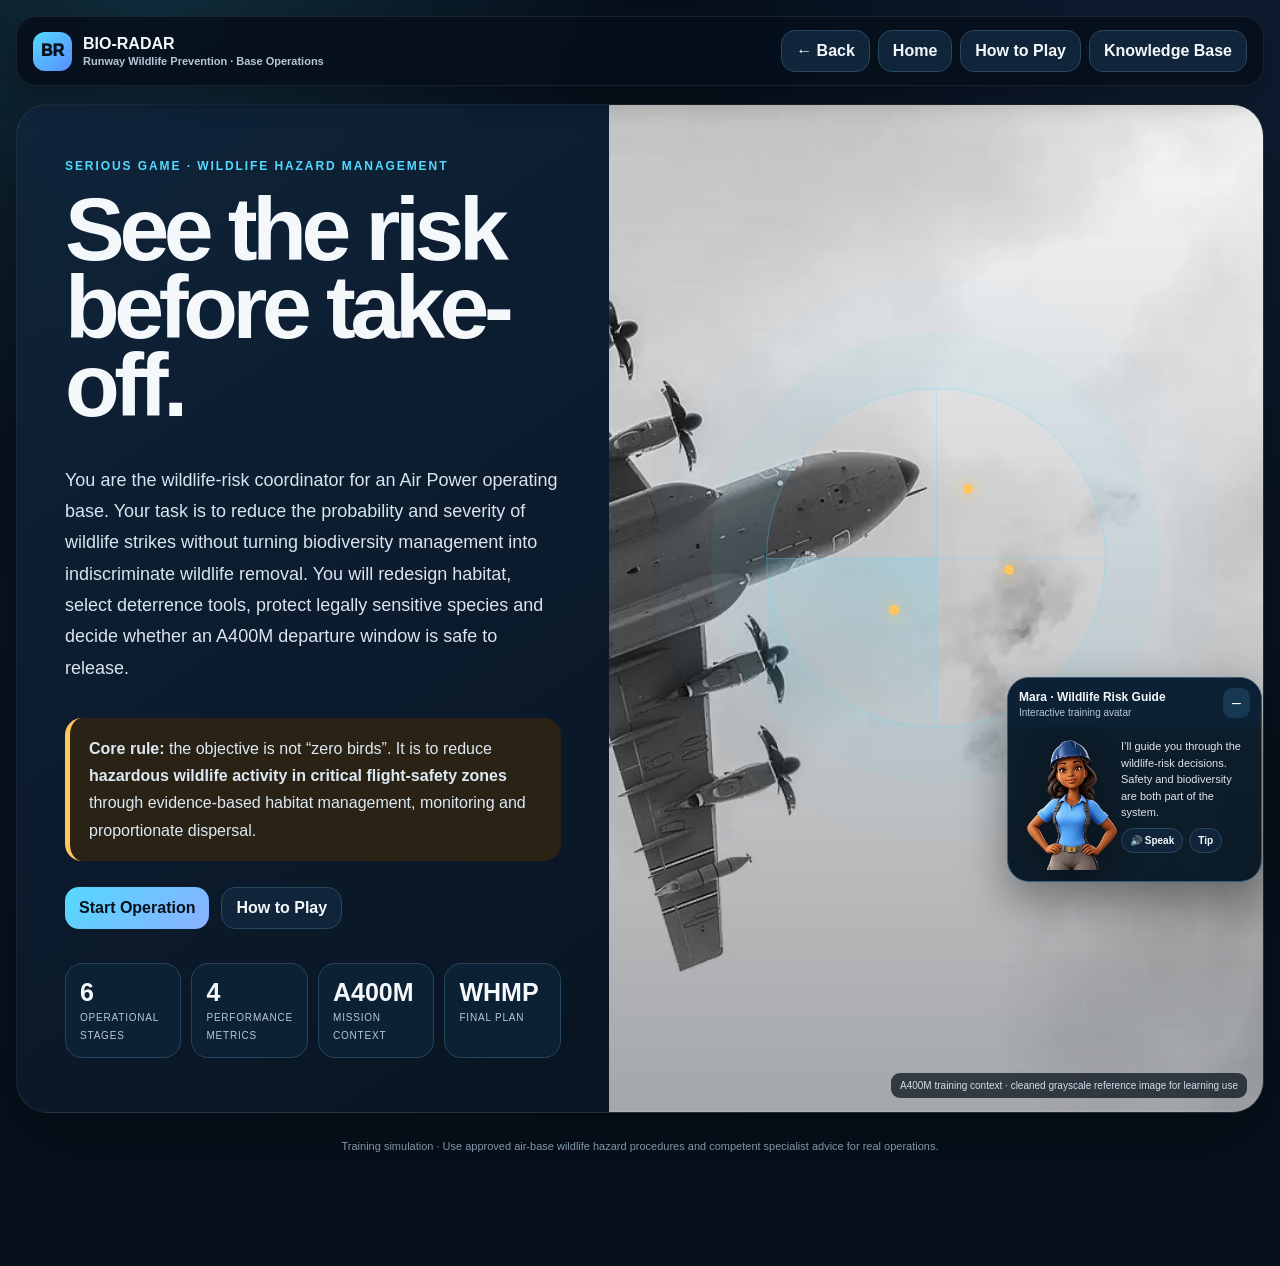
<file: source-unpacked.html>
<!doctype html>
<html lang="en">
<head>
<meta charset="utf-8" />
<meta name="viewport" content="width=device-width,initial-scale=1" />
<title>Bio-Radar · Runway Wildlife Prevention</title>
<meta name="description" content="Interactive wildlife hazard management serious game for air-base operations." />
<style>
:root{
 --bg:#07111d;--bg2:#0b1a29;--panel:#0d2032;--panel2:#112a40;--line:#284761;--text:#f4f8fb;--muted:#b7c7d5;
 --cyan:#53d9ff;--blue:#5a8cff;--green:#58e6a4;--amber:#ffc65b;--red:#ff6e78;--violet:#b18cff;
 --shadow:0 24px 68px rgba(0,0,0,.38);--r:24px
}
*{box-sizing:border-box}html{scroll-behavior:smooth}body{margin:0;font-family:Inter,Segoe UI,Arial,sans-serif;color:var(--text);background:
radial-gradient(circle at 12% 0%,rgba(83,217,255,.14),transparent 28%),radial-gradient(circle at 92% 8%,rgba(90,140,255,.11),transparent 30%),linear-gradient(180deg,#06101b,#091522 48%,#06101b);min-height:100vh}
button{font:inherit}.shell{max-width:1460px;margin:auto;padding:16px}.topbar{position:sticky;top:10px;z-index:50;display:flex;align-items:center;justify-content:space-between;gap:14px;padding:13px 16px;background:rgba(6,16,27,.90);backdrop-filter:blur(16px);border:1px solid rgba(255,255,255,.08);border-radius:20px;box-shadow:0 12px 30px rgba(0,0,0,.28)}
.brand{display:flex;align-items:center;gap:11px;font-weight:900}.mark{width:39px;height:39px;border-radius:12px;background:linear-gradient(135deg,var(--cyan),var(--blue));color:#05121e;display:grid;place-items:center;font-weight:1000}.brand small{display:block;color:var(--muted);font-size:11px;font-weight:700;margin-top:2px}.nav{display:flex;gap:8px;flex-wrap:wrap}.btn{border:1px solid var(--line);background:#10253a;color:var(--text);padding:11px 14px;border-radius:14px;font-weight:850;cursor:pointer;transition:.18s}.btn:hover{transform:translateY(-1px);border-color:#4f789a}.btn.primary{background:linear-gradient(135deg,var(--cyan),#8bb0ff);color:#06111c;border:0}.btn.good{background:linear-gradient(135deg,var(--green),#8af2c2);color:#061611;border:0}.btn.warn{background:linear-gradient(135deg,var(--amber),#ffe0a0);color:#251600;border:0}.btn.danger{background:linear-gradient(135deg,#ff9da3,var(--red));color:#2a070b;border:0}.btn:disabled{opacity:.45;cursor:not-allowed;transform:none}.screen{display:none}.screen.active{display:block;animation:fade .24s ease}@keyframes fade{from{opacity:.2;transform:translateY(8px)}to{opacity:1;transform:none}}
.hero{margin-top:18px;min-height:760px;display:grid;grid-template-columns:.95fr 1.05fr;overflow:hidden;border:1px solid rgba(255,255,255,.08);border-radius:32px;background:linear-gradient(145deg,rgba(16,36,58,.96),rgba(6,16,27,.98));box-shadow:var(--shadow)}.hero-copy{padding:54px 48px;display:flex;flex-direction:column;justify-content:center}.eyebrow{font-size:12px;font-weight:900;text-transform:uppercase;letter-spacing:.16em;color:var(--cyan)}h1,h2,h3,h4{margin-top:0}.hero h1{font-size:clamp(54px,7vw,96px);line-height:.87;letter-spacing:-.06em;margin:18px 0 22px}.hero p{font-size:18px;line-height:1.74;color:#d8e4ee;max-width:700px}.hero-actions{display:flex;gap:12px;flex-wrap:wrap;margin-top:26px}.stat-grid{display:grid;grid-template-columns:repeat(4,1fr);gap:10px;margin-top:34px}.stat{padding:14px;border:1px solid #27445d;border-radius:17px;background:#0d2134}.stat b{display:block;font-size:25px}.stat span{font-size:10px;color:var(--muted);text-transform:uppercase;letter-spacing:.08em}
.hero-photo{position:relative;min-height:760px;background-image:linear-gradient(180deg,rgba(4,11,18,.03),rgba(4,11,18,.36)),url('assets/aircraft.webp');background-size:cover;background-position:30% 42%}.photo-credit{position:absolute;right:16px;bottom:14px;font-size:10px;color:#d2dde7;background:rgba(5,15,25,.72);padding:7px 9px;border-radius:9px}.radar{position:absolute;left:50%;top:45%;transform:translate(-50%,-50%);width:340px;height:340px;border-radius:50%;border:1px solid rgba(83,217,255,.35);box-shadow:0 0 0 55px rgba(83,217,255,.05),0 0 0 110px rgba(83,217,255,.025)}.radar:before,.radar:after{content:"";position:absolute;background:rgba(83,217,255,.28)}.radar:before{width:1px;height:100%;left:50%}.radar:after{height:1px;width:100%;top:50%}.sweep{position:absolute;inset:50% 50% 0 0;transform-origin:100% 0;background:linear-gradient(20deg,transparent,rgba(83,217,255,.22));animation:sweep 4s linear infinite}@keyframes sweep{to{transform:rotate(360deg)}}.blip{position:absolute;width:10px;height:10px;border-radius:50%;background:var(--amber);box-shadow:0 0 16px var(--amber);animation:blink 1.3s infinite}.b1{left:58%;top:28%}.b2{left:70%;top:52%;animation-delay:.3s}.b3{left:36%;top:64%;animation-delay:.7s}@keyframes blink{50%{opacity:.25;transform:scale(.72)}}
.page{margin-top:18px;padding:30px;border-radius:30px;background:linear-gradient(180deg,rgba(14,31,50,.97),rgba(7,17,29,.98));border:1px solid rgba(255,255,255,.08);box-shadow:var(--shadow)}.page-head{display:flex;justify-content:space-between;align-items:flex-start;gap:18px;margin-bottom:22px}.page-head h2{font-size:clamp(38px,5.2vw,68px);letter-spacing:-.05em;line-height:.95;margin:8px 0}.page-head p{max-width:820px;color:var(--muted);line-height:1.72}.chips{display:flex;gap:8px;flex-wrap:wrap}.chip{padding:8px 10px;border-radius:999px;border:1px solid #35536e;background:#0d2034;color:#dce9f6;font-size:10px;font-weight:900;text-transform:uppercase;letter-spacing:.08em}.chip.good{border-color:#2e755a;background:#0d2a21;color:#baf4d4}.chip.warn{border-color:#80672e;background:#2b2312;color:#ffe4a8}.chip.bad{border-color:#85424a;background:#32171b;color:#ffc2c8}
.grid3{display:grid;grid-template-columns:repeat(3,1fr);gap:15px}.card,.theory-card,.choice,.tool-card,.plan-card{border:1px solid #284761;border-radius:20px;background:linear-gradient(180deg,#10273d,#0b1d2e)}.card{padding:20px}.stepno{width:42px;height:42px;border-radius:13px;display:grid;place-items:center;background:linear-gradient(135deg,var(--cyan),#8da8ff);color:#06121f;font-weight:1000;margin-bottom:14px}.card p,.theory-card p,.theory-card li,.plan-card p{color:#c9d6e2;line-height:1.7}.callout{padding:17px 19px;border-radius:17px;border-left:5px solid var(--cyan);background:#0c2235;color:#dce9f4;line-height:1.7;margin-top:16px}.callout.warn{border-color:var(--amber);background:#2a2315}.callout.bad{border-color:var(--red);background:#2a171a}
.theory{display:grid;grid-template-columns:repeat(2,1fr);gap:15px}.theory-card{padding:22px}.theory-card h3{font-size:23px}.theory-card.wide{grid-column:1/-1}.theory-card ul,.theory-card ol{padding-left:20px}.deep{margin-top:13px;border:1px solid #31526c;border-radius:15px;overflow:hidden;background:#091b2a}.deep summary{cursor:pointer;padding:13px 15px;background:#102b43;font-weight:900}.deep summary::marker{color:var(--cyan)}.deep-body{padding:15px 17px}.learning-table{width:100%;border-collapse:collapse;margin-top:11px}.learning-table th,.learning-table td{border:1px solid #2a485f;padding:10px 11px;text-align:left;vertical-align:top;line-height:1.55}.learning-table th{background:#112a41}.learning-table td{color:#cbd8e4}
.mission-layout{display:grid;grid-template-columns:1.12fr .88fr;gap:18px}.map{position:relative;min-height:580px;border-radius:22px;overflow:hidden;border:1px solid #385b72;background-image:linear-gradient(180deg,rgba(7,17,25,.05),rgba(7,17,25,.14)),url('assets/airfield.webp');background-size:cover;background-position:center}.map:before,.map:after,.taxi,.pond,.grasszone,.building,.waste{display:none!important}.hotspot{position:absolute;width:40px;height:40px;border-radius:50%;display:grid;place-items:center;background:rgba(7,18,29,.92);border:2px solid var(--amber);color:var(--amber);font-weight:1000;cursor:pointer;box-shadow:0 0 0 8px rgba(255,198,91,.11)}.hotspot.seen{border-color:var(--green);color:var(--green);box-shadow:0 0 0 8px rgba(88,230,164,.1)}.h1{left:22%;top:18%}.h2{right:12%;bottom:13%}.h3{right:15%;top:12%}.h4{right:20%;bottom:10%}.h5{left:52%;top:30%}.h6{left:55%;bottom:26%}.map-legend{position:absolute;left:14px;bottom:14px;display:flex;gap:7px;flex-wrap:wrap;max-width:72%}.map-legend span{padding:7px 9px;border-radius:999px;background:rgba(5,14,23,.84);border:1px solid rgba(255,255,255,.13);font-size:10px;font-weight:800}.control{display:flex;flex-direction:column;gap:12px}.scorecard{padding:17px;border:1px solid #284761;background:#091827;border-radius:18px}.metric{display:grid;grid-template-columns:150px 1fr 44px;gap:9px;align-items:center;margin:10px 0}.metric label{font-size:12px;font-weight:800}.bar{height:10px;border-radius:999px;background:#172c3e;overflow:hidden}.fill{height:100%;background:linear-gradient(90deg,var(--red),var(--amber),var(--green));transition:.3s}.metric b{text-align:right;font-size:12px}.choice-set{display:grid;gap:9px}.choice{padding:14px;color:var(--text);cursor:pointer;text-align:left;transition:.16s}.choice:hover{transform:translateY(-1px);border-color:#4f7591}.choice.selected{border-color:var(--cyan);background:linear-gradient(180deg,#15364f,#0f273b);box-shadow:0 0 0 2px rgba(83,217,255,.1)}.choice strong{display:block;margin-bottom:5px}.choice span{display:block;font-size:12px;color:var(--muted);line-height:1.5}.choice small{display:inline-block;margin-top:7px;color:#9ae9ff;font-weight:800}.feedback{display:none;margin-top:12px;padding:16px;border-radius:16px;border:1px solid #315b78;background:#0b2235;line-height:1.65}.feedback.show{display:block}.feedback.ok{border-color:#33775a;background:#0c2a21}.feedback.ko{border-color:#87434b;background:#2c171a}.actions{display:flex;gap:10px;flex-wrap:wrap;margin-top:15px}
.tool-grid{display:grid;grid-template-columns:repeat(2,1fr);gap:11px}.tool-card{padding:16px;cursor:pointer;transition:.16s}.tool-card:hover{transform:translateY(-2px)}.tool-card.selected{border-color:var(--cyan);box-shadow:0 0 0 2px rgba(83,217,255,.1)}.tool-card b{display:block;margin-bottom:6px}.tool-card span{font-size:12px;color:var(--muted);line-height:1.48}.cost{display:inline-block;margin-top:8px;padding:5px 8px;border-radius:999px;background:#0b1a28;border:1px solid #35516a;font-size:10px;font-weight:900;color:#aeeeff}.budget{font-size:28px;font-weight:1000;color:var(--amber)}
.event{border-radius:22px;overflow:hidden;border:1px solid #35556e;background:linear-gradient(180deg,#112a41,#0b1d2d)}.event-photo{height:330px;background-image:linear-gradient(180deg,rgba(4,12,20,.02),rgba(4,12,20,.28)),url('assets/aircraft.webp');background-size:cover;background-position:30% 42%;position:relative}.event-photo .event-label{position:absolute;left:18px;bottom:17px;right:18px;padding:13px 15px;border-radius:15px;background:rgba(6,17,28,.84);border:1px solid rgba(255,255,255,.14)}.event-body{padding:18px}.timeline{display:grid;grid-template-columns:repeat(4,1fr);gap:8px;margin:14px 0}.tick{padding:10px;border-radius:13px;background:#0c2134;border:1px solid #2b4a63;font-size:11px}.tick.active{border-color:var(--amber);background:#2c2414}.tick.done{border-color:#2f7357;background:#0c2a21}
.plan-grid{display:grid;grid-template-columns:repeat(2,1fr);gap:12px}.plan-card{padding:16px;cursor:pointer}.plan-card.selected{border-color:var(--green);background:#0d2a21}.plan-card b{display:block;margin-bottom:5px}.plan-card span{font-size:12px;color:var(--muted);line-height:1.5}.result{display:grid;grid-template-columns:1fr 1fr;gap:18px}.big-score{font-size:clamp(90px,12vw,155px);font-weight:1000;line-height:.82;letter-spacing:-.07em}.rank{font-size:28px;color:var(--green);font-weight:900}.result-box{padding:22px;border:1px solid #2c4b65;border-radius:20px;background:#0c2032}.row{display:flex;justify-content:space-between;gap:12px;padding:11px 0;border-bottom:1px solid #28465f}.row:last-child{border:0}.ref{font-size:12px;line-height:1.6;color:#9db1c3}.ref a{color:#7ddfff}.footer{margin:25px 0 95px;text-align:center;color:#8196a8;font-size:11px;line-height:1.6}
.avatar-wrap{position:fixed;right:18px;bottom:18px;z-index:90;width:255px}.avatar{border:1px solid #355b78;background:rgba(8,23,37,.97);border-radius:22px;box-shadow:0 18px 46px rgba(0,0,0,.4);overflow:hidden}.avatar-head{display:flex;align-items:center;padding:9px 11px;background:#0d2134}.avatar-head b{font-size:12px}.avatar-head span{display:block;color:var(--muted);font-size:10px;margin-top:2px}.avatar-toggle{margin-left:auto;border:0;background:#173851;color:white;border-radius:9px;padding:6px 9px;cursor:pointer}.avatar-body{display:grid;grid-template-columns:92px 1fr;gap:10px;padding:11px}.avatar-img{width:104px;height:132px;object-fit:contain;filter:drop-shadow(0 10px 14px rgba(0,0,0,.32))}.avatar-msg{font-size:11px;line-height:1.5;color:#dbe7f0}.avatar-controls{display:flex;gap:6px;margin-top:7px}.avatar-controls .btn{font-size:10px;padding:6px 8px}.avatar-wrap.min .avatar-body{display:none}.speaking{animation:nod .55s infinite alternate}@keyframes nod{to{transform:translateY(2px)}}
.stage4-photo{min-height:480px;background-image:linear-gradient(180deg,rgba(10,27,42,.28),rgba(8,18,29,.38)),url('assets/aircraft.webp');background-size:cover;background-position:30% 42%;display:flex;flex-direction:column;justify-content:flex-start}.stage4-photo h3{font-size:34px;margin-top:210px;text-shadow:0 2px 8px rgba(0,0,0,.45)}.stage4-photo p{max-width:90%;background:rgba(7,18,29,.36);padding:8px 10px;border-radius:10px}.stage4-photo .chip{align-self:flex-start}.plan-card,.plan-card *{text-shadow:none}.plan-card h3,.plan-card h4,.plan-card b{color:#f3f9ff!important}.plan-card p,.plan-card span,.plan-card small{color:#dbe7f2!important}.plan-card.good h3,.plan-card.good b{color:#f2fff8!important}.plan-card.good p,.plan-card.good span{color:#dff7ea!important}.plan-card.bad h3,.plan-card.bad b{color:#fff5ef!important}.plan-card.bad p,.plan-card.bad span{color:#ffe2d3!important}@media(max-width:1050px){.hero,.mission-layout,.result{grid-template-columns:1fr}.hero-photo{min-height:520px}.stat-grid{grid-template-columns:repeat(2,1fr)}.grid3,.theory,.plan-grid{grid-template-columns:1fr}.theory-card.wide{grid-column:auto}.tool-grid{grid-template-columns:1fr}.page{padding:21px}.metric{grid-template-columns:120px 1fr 38px}.timeline{grid-template-columns:1fr 1fr}.avatar-wrap{right:8px;bottom:8px;width:220px}.topbar{align-items:flex-start}.nav{justify-content:flex-end}}
</style>
</head>
<body>
<div class="shell">
<header class="topbar">
  <div class="brand"><div class="mark">BR</div><div>BIO-RADAR<small>Runway Wildlife Prevention · Base Operations</small></div></div>
  <div class="nav"><button class="btn" id="backBtn">← Back</button><button class="btn" data-go="home">Home</button><button class="btn" data-go="how">How to Play</button><button class="btn" data-go="knowledge">Knowledge Base</button></div>
</header>
<main>
<section id="home" class="screen active">
  <div class="hero">
    <div class="hero-copy"><div class="eyebrow">Serious game · Wildlife hazard management</div><h1>See the risk<br>before take-off.</h1><p>You are the wildlife-risk coordinator for an Air Power operating base. Your task is to reduce the probability and severity of wildlife strikes without turning biodiversity management into indiscriminate wildlife removal. You will redesign habitat, select deterrence tools, protect legally sensitive species and decide whether an A400M departure window is safe to release.</p>
      <div class="callout warn"><b>Core rule:</b> the objective is not “zero birds”. It is to reduce <b>hazardous wildlife activity in critical flight-safety zones</b> through evidence-based habitat management, monitoring and proportionate dispersal.</div>
      <div class="hero-actions"><button class="btn primary" data-go="briefing">Start Operation</button><button class="btn" data-go="how">How to Play</button></div>
      <div class="stat-grid"><div class="stat"><b>6</b><span>operational stages</span></div><div class="stat"><b>4</b><span>performance metrics</span></div><div class="stat"><b>A400M</b><span>mission context</span></div><div class="stat"><b>WHMP</b><span>final plan</span></div></div>
    </div>
    <div class="hero-photo"><div class="radar"><div class="sweep"></div><i class="blip b1"></i><i class="blip b2"></i><i class="blip b3"></i></div><div class="photo-credit">A400M training context · cleaned grayscale reference image for learning use</div></div>
  </div>
</section>
<section id="how" class="screen"><div class="page"><div class="page-head"><div><div class="eyebrow">Before Stage 1</div><h2>How the game works</h2><p>Bio-Radar is a management simulator, not a bird-scaring arcade game. You score by building a complete wildlife-risk system that prevents attractants, detects changing conditions, uses active dispersal proportionately and respects wildlife-protection law.</p></div></div>
<div class="grid3"><div class="card"><div class="stepno">1</div><h3>Read the airfield</h3><p>Inspect the runway environment, identify attractants and distinguish a wildlife sighting from a real flight-safety hazard.</p></div><div class="card"><div class="stepno">2</div><h3>Change the habitat</h3><p>Reduce food, water, shelter and nesting opportunities before relying on repeated reactive dispersal.</p></div><div class="card"><div class="stepno">3</div><h3>Manage the operation</h3><p>Choose deterrence tools, respond to protected species and make an evidence-based release decision for an A400M movement.</p></div></div>
<div class="callout"><b>Your four indicators:</b> Flight Safety, Wildlife Protection, Operational Continuity and Evidence & Compliance. A decision that maximises one while damaging the others may still be a poor management decision.</div>
<div class="callout warn"><b>Important:</b> drones/UAS near aerodromes are not routine bird-chasing toys. Their use requires airside coordination, airspace authorisation and any wildlife permits required by the jurisdiction. Falconry is also a specialist tool, not a universal solution.</div><div class="actions"><button class="btn primary" data-go="briefing">Continue</button></div></div></section>
<section id="briefing" class="screen"><div class="page"><div class="page-head"><div><div class="eyebrow">Mission briefing</div><h2>Runway 27 · Wildlife pressure rising</h2><p>Strike reports and patrol observations show recurring wildlife activity around the movement area. A morning A400M departure is scheduled during a period of increased bird movement. You have one shift to redesign the preventive controls and prove that the departure decision is defensible.</p></div><div class="chips"><span class="chip warn">Seasonal movement</span><span class="chip">A400M departure</span><span class="chip">Protected species present</span></div></div>
<div class="theory"><div class="theory-card"><h3>What counts as wildlife hazard management?</h3><p>ICAO guidance frames wildlife hazard management as a structured programme: identify hazards, collect and analyse wildlife and strike data, manage habitat and land use, use dispersal/repellent methods, train personnel and continuously evaluate whether controls are effective. EASA Regulation (EU) No 139/2014 similarly requires ongoing evaluation of wildlife hazards at aerodromes and monitoring of surrounding land uses that can encourage hazardous wildlife activity.</p></div>
<div class="theory-card"><h3>Birds are not all the same risk</h3><p>Risk depends on more than presence. Species, body mass, flock size, flight behaviour, altitude, location relative to runway/approach paths, time of day and phase of aircraft operation all matter. A small passerine away from the movement area may present less risk than a flock of large gulls or geese crossing the climb-out path.</p></div>
<div class="theory-card wide"><h3>The management hierarchy used in Bio-Radar</h3><table class="learning-table"><tr><th>Layer</th><th>Purpose</th><th>Examples</th></tr><tr><td>1. Monitor</td><td>Know what species are present, when, where and why.</td><td>Patrols, strike data, species ID, trend analysis, avian radar where appropriate.</td></tr><tr><td>2. Habitat</td><td>Remove or reduce attractants before wildlife becomes established.</td><td>Vegetation strategy, drainage, food/waste control, building exclusion, surrounding land-use review.</td></tr><tr><td>3. Active dispersal</td><td>Move hazardous wildlife from critical zones when required.</td><td>Vehicle approach, acoustic/pyrotechnic tools, trained dogs/falconry, authorised UAS where lawful and operationally integrated.</td></tr><tr><td>4. Operational response</td><td>Change the aircraft operation when risk remains unacceptable.</td><td>Hold, delay, inspect, coordinate with ATC/ops, issue operational information where applicable.</td></tr><tr><td>5. Learn</td><td>Use incidents and observations to improve the plan.</td><td>Reporting, root-cause review, seasonal trends, control-effectiveness metrics.</td></tr></table></div></div><div class="actions"><button class="btn primary" data-go="mission1">Begin Stage 1 — Scan the Airfield</button></div></div></section>
<section id="mission1" class="screen"><div class="page"><div class="page-head"><div><div class="eyebrow">Stage 1 / Hazard identification</div><h2>Scan the airfield</h2><p>Click all six hotspots. Then select the factor that should receive immediate management priority based on its potential to create repeated hazardous wildlife activity.</p></div></div><div class="mission-layout"><div class="map"><div class="taxi"></div><div class="pond"></div><div class="grasszone"></div><div class="building"></div><div class="waste"></div><button class="hotspot h1" data-hot="Grass / invertebrate & seed availability">1</button><button class="hotspot h2" data-hot="Standing water after rainfall">2</button><button class="hotspot h3" data-hot="Flat-roof loafing / nesting opportunity">3</button><button class="hotspot h4" data-hot="Food waste / unsecured refuse">4</button><button class="hotspot h5" data-hot="Runway-crossing flight line">5</button><button class="hotspot h6" data-hot="Taxiway verge / small mammal prey base">6</button><div class="map-legend"><span>Runway 27</span><span>Movement area</span><span>Habitat attractants</span><span>Flight-line risk</span></div></div><div class="control"><div class="scorecard" id="score1"></div><div class="callout" id="hotInfo">Select a numbered hotspot to inspect it.</div><div class="choice-set" data-stage="1"><button class="choice" data-option="1A"><strong>A. Focus only on the birds currently visible</strong><span>Reactive patrols, no investigation of why the same species return.</span><small>Symptom-focused</small></button><button class="choice" data-option="1B"><strong>B. Prioritise persistent attractants and runway-crossing behaviour</strong><span>Use data to identify the food/water/shelter features driving repeat presence in critical flight zones.</span><small>Systemic risk reduction</small></button><button class="choice" data-option="1C"><strong>C. Remove all vegetation around the runway</strong><span>Assumes bare ground is automatically safer and ignores erosion, prey availability and site-specific ecology.</span><small>Over-simplified</small></button></div><div class="actions"><button class="btn primary" id="eval1">Evaluate Stage 1</button></div><div class="feedback" id="fb1"></div></div></div></div></section>
<section id="theory1" class="screen"><div class="page"><div class="page-head"><div><div class="eyebrow">Learning checkpoint 1</div><h2>Risk starts with ecology and behaviour</h2></div></div><div class="theory"><div class="theory-card"><h3>1. Hazard is not the same as presence</h3><p>A wildlife inventory tells you what exists; a hazard assessment asks which animals can realistically interact with aircraft. Large flocking birds, waterfowl, gulls and raptors may create disproportionate strike severity because body mass and group behaviour affect impact energy and the probability of multiple ingestion/impact events. Location is equally important: the same species can be low risk in a remote corner and high risk when routinely crossing runway or climb-out paths.</p></div><div class="theory-card"><h3>2. Build the source–attractant–movement model</h3><p>Ask why wildlife is present: food, water, shelter, roosting, nesting, safety from predators or simply a convenient movement corridor. Then ask how that attraction connects to aircraft paths. The purpose of the model is to identify a manageable cause rather than repeatedly treating the visible symptom.</p></div><div class="theory-card"><h3>3. Use strike and observation data together</h3><p>Strike reports can underestimate risk if reporting is incomplete, while sightings alone can exaggerate risk if all species are treated equally. Strong programmes combine strike history, species identification, carcass/remains data, patrol observations, seasonal patterns, time-of-day patterns and operational context.</p></div><div class="theory-card"><h3>4. Surrounding land use matters</h3><p>EASA requires monitoring of developments that may encourage harmful wildlife activity around aerodromes. Waste facilities, standing water, wetlands, sewage treatment, certain landscaping and other land uses can generate regular bird movements across the airfield even when the attractant itself is outside the perimeter.</p></div><div class="theory-card wide"><h3>5. A practical risk matrix</h3><table class="learning-table"><tr><th>Variable</th><th>Lower concern</th><th>Higher concern</th></tr><tr><td>Species/body mass</td><td>Small, low-mass individual</td><td>Large bird or heavy flocking species</td></tr><tr><td>Group size</td><td>Single individual</td><td>Dense flock / repeated flock movement</td></tr><tr><td>Location</td><td>Away from aircraft movement</td><td>Runway, approach, departure, taxi route</td></tr><tr><td>Behaviour</td><td>Stationary, predictable</td><td>Crossing flight paths, feeding, flocking, thermal soaring</td></tr><tr><td>Persistence</td><td>One-off</td><td>Daily/seasonal recurrence linked to a stable attractant</td></tr><tr><td>Operational timing</td><td>Low activity period</td><td>Coincides with take-off/landing bank</td></tr></table></div></div><div class="actions"><button class="btn primary" data-go="mission2">Stage 2 — Redesign the Habitat</button></div></div></section>
<section id="mission2" class="screen"><div class="page"><div class="page-head"><div><div class="eyebrow">Stage 2 / Habitat management</div><h2>Spend the habitat budget wisely</h2><p>You have <b>6 intervention points</b>. Select a package that reduces persistent attractants without assuming one universal grass height or destroying habitat indiscriminately.</p></div><div><div class="eyebrow">Budget remaining</div><div class="budget" id="budget">6</div></div></div><div class="mission-layout"><div><div class="tool-grid" id="habitatTools"><button class="tool-card" data-cost="2" data-key="drain"><b>Improve drainage / remove persistent standing water</b><span>Correct depressions and drainage issues that repeatedly create feeding/bathing habitat.</span><i class="cost">2 pts</i></button><button class="tool-card" data-cost="2" data-key="grass"><b>Species- and site-specific vegetation regime</b><span>Set sward height and mowing regime from local wildlife evidence, not from a universal cosmetic standard.</span><i class="cost">2 pts</i></button><button class="tool-card" data-cost="1" data-key="waste"><b>Secure food and waste sources</b><span>Remove accessible organic waste and reinforce housekeeping around catering/refuse points.</span><i class="cost">1 pt</i></button><button class="tool-card" data-cost="1" data-key="roof"><b>Exclude roosting/nesting opportunities on critical buildings</b><span>Use legal, non-harmful design/exclusion measures before birds establish where practical.</span><i class="cost">1 pt</i></button><button class="tool-card" data-cost="3" data-key="clear"><b>Strip all vegetation to bare soil</b><span>Looks decisive but can create erosion, invertebrate exposure and new attractants.</span><i class="cost">3 pts</i></button><button class="tool-card" data-cost="2" data-key="pond"><b>Create a permanent open pond beside the runway</b><span>Biodiversity enhancement without wildlife-strike safeguarding assessment.</span><i class="cost">2 pts</i></button></div><div class="actions"><button class="btn primary" id="eval2">Evaluate Habitat Plan</button></div><div class="feedback" id="fb2"></div></div><div class="control"><div class="scorecard" id="score2"></div><div class="callout"><b>No universal grass rule:</b> UK CAA CAP 772 notes that long-grass management can be effective in many UK settings, historically around 200–300 mm, but explicitly warns that one size does not fit all aerodromes. Species, climate, soil, operations and local evidence matter.</div><div class="callout warn"><b>Biodiversity and flight safety can coexist</b>, but biodiversity enhancements near aerodromes must be designed so they do not increase net wildlife-strike risk.</div></div></div></div></section>
<section id="theory2" class="screen"><div class="page"><div class="page-head"><div><div class="eyebrow">Learning checkpoint 2</div><h2>Habitat management reduces the need to chase birds</h2></div></div><div class="theory"><div class="theory-card"><h3>1. Food, water, shelter and security</h3><p>Wildlife stays where the environment rewards it. Standing water can attract waterfowl, gulls and wading birds. Short turf can expose invertebrates or provide grazing for some species; taller or poorly managed vegetation can create cover for small mammals that attract raptors. Waste, seeds, berries, roof structures, drainage basins and disturbed soils can all modify the wildlife community.</p></div><div class="theory-card"><h3>2. Grass height must be evidence-based</h3><p>CAP 772 describes long-grass management as an established UK method and cites 200–300 mm as historically effective for reducing many hazardous species, while also stating clearly that environmental, climatic and operational differences make a single universal rule inappropriate. Other jurisdictions and species assemblages can require different regimes. The correct learning is not “always cut to X cm”; it is “manage vegetation for the hazardous species actually present, then verify the result.”</p></div><div class="theory-card"><h3>3. Water management is one of the strongest levers</h3><p>FAA guidance identifies standing water as a strong attractant and recommends eliminating it as far as practical, improving drainage and designing detention systems to avoid persistent wet conditions where feasible. Where water cannot be eliminated, physical exclusion or other design solutions may reduce its attractiveness, subject to engineering and emergency-access constraints.</p></div><div class="theory-card"><h3>4. Biodiversity features need safeguarding design</h3><p>Wildlife hazard management does not mean banning biodiversity. UK CAA safeguarding guidance explicitly notes that biodiversity enhancements and bird-strike risk reduction can coexist if designed correctly. The question is whether an enhancement increases the abundance or movement of hazardous species in critical aviation zones. A pollinator feature far from flight paths may have a different risk profile from a large open water body that attracts flocking waterfowl.</p></div><div class="theory-card wide"><h3>5. Habitat work should change measurable behaviour</h3><p>A habitat action is successful when the hazardous species uses the critical area less often, spends less time there, or no longer crosses aircraft paths as frequently. Measure the ecological response: sightings per patrol, flock size, time-in-zone, recurring species, strike rate/severity, attractant persistence and seasonal trends. “We mowed the grass” is an activity; “large gull presence in the departure-side verge fell 60% during the target season without shifting the problem to another critical zone” is a performance statement.</p></div></div><div class="actions"><button class="btn primary" data-go="mission3">Stage 3 — Choose Active Dispersal</button></div></div></section>
<section id="mission3" class="screen"><div class="page"><div class="page-head"><div><div class="eyebrow">Stage 3 / Active control</div><h2>Select the dispersal package</h2><p>A flock of gulls repeatedly enters the runway strip from a nearby feeding route. Habitat changes will take time to mature. Choose the operational response for today.</p></div></div><div class="mission-layout"><div class="event"><div class="event-photo"><div class="event-label"><b>07:10 · Gull flock moving toward Runway 27</b><br><span style="color:var(--muted)">A400M departure bank begins in 25 minutes.</span></div></div><div class="event-body"><div class="timeline"><div class="tick active">Detection<br><b>Flock inbound</b></div><div class="tick">Assessment<br><b>High crossing probability</b></div><div class="tick">Dispersal<br><b>Choose method</b></div><div class="tick">Release<br><b>Verify clear</b></div></div></div></div><div class="control"><div class="scorecard" id="score3"></div><div class="choice-set" data-stage="3"><button class="choice" data-option="3A"><strong>A. Use one deterrent repeatedly until birds habituate</strong><span>Same vehicle/horn response every day with no variation or habitat follow-up.</span><small>Habituation risk</small></button><button class="choice" data-option="3B"><strong>B. Integrated dispersal: patrol + species-appropriate aversive tools + verification</strong><span>Use trained wildlife personnel, vary lawful techniques, keep aircraft operations coordinated and confirm the flock has left the critical zone before release.</span><small>Preferred operational package</small></button><button class="choice" data-option="3C"><strong>C. Launch a drone immediately into the active runway environment</strong><span>No airspace coordination, no operational segregation and no wildlife-permit check.</span><small>Creates a second aviation hazard</small></button><button class="choice" data-option="3D"><strong>D. Falconry alone, every day, for every species</strong><span>Specialist biological deterrence can be useful, but effectiveness is species/site dependent and requires trained operators and integration with the wider plan.</span><small>Tool, not strategy</small></button></div><div class="actions"><button class="btn primary" id="eval3">Evaluate Stage 3</button></div><div class="feedback" id="fb3"></div></div></div></div></section>
<section id="theory3" class="screen"><div class="page"><div class="page-head"><div><div class="eyebrow">Learning checkpoint 3</div><h2>Deterrence works best as an adaptive toolbox</h2></div></div><div class="theory"><div class="theory-card"><h3>1. Habituation is the enemy of routine</h3><p>Birds learn. A stimulus that initially causes escape may lose effect if it is repeated predictably and never followed by a meaningful consequence. Good programmes vary methods, match them to species behaviour and combine dispersal with habitat measures so animals do not immediately return to the same food or shelter reward.</p></div><div class="theory-card"><h3>2. Falconry is a specialist biological signal</h3><p>Trained raptors can create a credible predation threat and can be effective for some species and sites. But performance depends on target species, weather, visibility, operator skill, airfield layout and how the method is integrated with other controls. It should not be presented as a universal replacement for habitat management or risk assessment.</p></div><div class="theory-card"><h3>3. UAS/drones require aviation integration</h3><p>FAA guidance on UAS for wildlife dispersal emphasises coordination with the airport operator, airspace authorisation and relevant wildlife permits before operations. The reason is obvious: an uncoordinated drone near a runway can itself become an airborne conflict. In this game, UAS is therefore an advanced conditional tool, never the default first response.</p></div><div class="theory-card"><h3>4. Repellents and aversive tools are species-specific</h3><p>Vehicle approach, distress calls, pyrotechnics, acoustic devices, dogs, lasers and other deterrents have different effectiveness, legal constraints and operational limitations. Some can disturb non-target species or neighbouring communities. The wildlife-management plan should define authorised tools, competence requirements, safe-use zones and stop criteria.</p></div><div class="theory-card wide"><h3>5. The dispersal action is incomplete until the risk is re-assessed</h3><p>“Birds moved” is not enough. Where did they move? Did they cross the runway? Did the flock split into smaller groups? Did they settle on the opposite side of the movement area? Did they return after two minutes? A professional wildlife operator observes the post-dispersal behaviour and only then supports an operational release decision.</p></div></div><div class="actions"><button class="btn primary" data-go="mission4">Stage 4 — Protected Species Decision</button></div></div></section>
<section id="mission4" class="screen"><div class="page"><div class="page-head"><div><div class="eyebrow">Stage 4 / Legal & biodiversity control</div><h2>A protected bird is nesting near an operational building</h2><p>The nest is close enough to increase repeated flight activity toward the movement area. What do you do?</p></div></div><div class="mission-layout"><div><div class="card stage4-photo"><div class="chip warn">Protected species / active nest suspected</div><h3>Safety risk and wildlife law now overlap.</h3><p>The correct answer must protect flight safety without assuming an active nest can simply be removed because it is inconvenient.</p></div></div><div class="control"><div class="scorecard" id="score4"></div><div class="choice-set" data-stage="4"><button class="choice" data-option="4A"><strong>A. Remove the nest immediately before the next flight</strong><span>No species confirmation, legal check or permit/derogation assessment.</span><small>High legal/ecological risk</small></button><button class="choice" data-option="4B"><strong>B. Verify species/nest status, apply interim flight-safety controls and activate the lawful wildlife-response process</strong><span>Coordinate wildlife specialist, operations and competent authority/permit process as applicable; manage risk now and prevent re-establishment lawfully later.</span><small>Integrated response</small></button><button class="choice" data-option="4C"><strong>C. Ignore the nest because protected wildlife always takes priority</strong><span>Fails to manage a known aviation safety risk.</span><small>False conflict framing</small></button><button class="choice" data-option="4D"><strong>D. Disturb the birds continuously until they abandon the site</strong><span>Deliberate disturbance during breeding can itself be legally restricted.</span><small>Potentially unlawful disturbance</small></button></div><div class="actions"><button class="btn primary" id="eval4">Evaluate Stage 4</button></div><div class="feedback" id="fb4"></div></div></div></div></section>
<section id="theory4" class="screen"><div class="page"><div class="page-head"><div><div class="eyebrow">Learning checkpoint 4</div><h2>Protected species do not remove the duty to manage safety</h2></div></div><div class="theory"><div class="theory-card"><h3>1. The legal baseline in the EU</h3><p>The EU Birds Directive establishes a general protection system for wild birds, including prohibitions on deliberate killing/capture, deliberate destruction or damage to nests and eggs, and significant deliberate disturbance especially during breeding and rearing. Derogations can exist under specified conditions, but they are not something an operator should assume on the spot.</p></div><div class="theory-card"><h3>2. Separate the immediate risk from the long-term habitat fix</h3><p>If an active nest or protected species creates a current flight-safety concern, the operational response may include temporary restrictions, patrol intensification, rerouting or other locally authorised controls while legal/ecological specialists determine what wildlife action is permitted. After the sensitive period, building design, exclusion and habitat management can reduce the chance of re-establishment.</p></div><div class="theory-card"><h3>3. Preventing establishment is often easier than removing it</h3><p>Bird-proofing ledges, closing access points and managing attractive roof features before the breeding season can be more effective and legally simpler than dealing with an active nest. Prevention should therefore be built into facilities management and maintenance planning.</p></div><div class="theory-card"><h3>4. Military context still needs legal clarity</h3><p>This simulator uses civil international/European guidance as a technical reference. A military airbase may operate under different national military aviation regulations and specific defence derogations. The correct professional behaviour is to verify the applicable regime, not to assume that civil rules automatically apply—or that military status automatically removes wildlife-protection obligations.</p></div><div class="theory-card wide"><h3>5. The false choice to avoid</h3><p>“Either protect birds or protect aircraft” is poor management framing. The better question is: <b>how do we keep high-risk wildlife out of critical aviation zones while maintaining lawful conservation outcomes elsewhere?</b> That can mean relocating biodiversity enhancement away from high-risk corridors, designing buildings to resist nesting, managing water differently and coordinating land use beyond the perimeter.</p></div></div><div class="actions"><button class="btn primary" data-go="mission5">Stage 5 — A400M Departure Window</button></div></div></section>
<section id="mission5" class="screen"><div class="page"><div class="page-head"><div><div class="eyebrow">Stage 5 / Dynamic operation</div><h2>Release or hold the A400M?</h2><p>Five minutes to planned departure. Bio-Radar shows a medium-sized flock moving toward the departure-side grass. Patrol reports the flock is currently outside the runway strip but trending inward.</p></div></div><div class="mission-layout"><div class="event"><div class="event-photo"><div class="event-label"><b>Departure decision window · T−05:00</b><br><span style="color:var(--muted)">Risk is dynamic. Use the sequence, not intuition.</span></div></div><div class="event-body"><div class="timeline" id="timeline"><div class="tick active">1 · Detect</div><div class="tick">2 · Assess</div><div class="tick">3 · Control</div><div class="tick">4 · Release</div></div><div class="callout" id="eventInfo">Select the safest sequence below.</div></div></div><div class="control"><div class="scorecard" id="score5"></div><div class="choice-set" data-stage="5"><button class="choice" data-option="5A"><strong>A. Depart on time because no bird is physically on the runway</strong><span>Ignores trajectory, flock behaviour and departure-path exposure.</span><small>Static snapshot</small></button><button class="choice" data-option="5B"><strong>B. Hold briefly, deploy trained wildlife control, track flock movement, reassess and release only after the critical zone/trajectory is acceptable</strong><span>Uses a dynamic risk loop and maintains operational coordination.</span><small>Defensible release logic</small></button><button class="choice" data-option="5C"><strong>C. Cancel the entire day of flying immediately</strong><span>May be disproportionate when risk can be reduced and verified in minutes.</span><small>Operational overreaction</small></button></div><div class="actions"><button class="btn primary" id="eval5">Evaluate Departure Decision</button></div><div class="feedback" id="fb5"></div></div></div></div></section>
<section id="theory5" class="screen"><div class="page"><div class="page-head"><div><div class="eyebrow">Learning checkpoint 5</div><h2>Wildlife risk is dynamic</h2></div></div><div class="theory"><div class="theory-card"><h3>1. A runway can be clear and still be unsafe</h3><p>Birds may be outside the runway surface but moving toward it, crossing the climb-out path, or likely to take flight when disturbed by an approaching aircraft. The assessment therefore considers position, trajectory, flock size, species, wind, time and aircraft phase—not just whether the pavement is visually empty.</p></div><div class="theory-card"><h3>2. Operational thresholds should be pre-defined</h3><p>The best time to decide what constitutes unacceptable wildlife risk is before the event. Wildlife management plans should define responsibilities, communication channels, escalation routes and locally appropriate thresholds or decision criteria so that operators do not improvise under schedule pressure.</p></div><div class="theory-card"><h3>3. Holding can be the most efficient option</h3><p>A short delay that allows a flock to be dispersed and the area re-checked can protect safety while preserving mission continuity. Conversely, repeated departures through known high-risk wildlife activity can create avoidable damage, inspection burden and operational disruption.</p></div><div class="theory-card"><h3>4. Reporting closes the loop</h3><p>Wildlife strikes and significant wildlife events should be recorded through the applicable system. EASA requires national procedures for wildlife-strike reporting and ongoing evaluation. ICAO maintains the IBIS framework. Data quality matters because future habitat and patrol decisions depend on what is actually reported.</p></div><div class="theory-card wide"><h3>5. What the duty operator needs to know</h3><table class="learning-table"><tr><th>Question</th><th>Why it matters</th></tr><tr><td>What species / approximate mass?</td><td>Influences potential strike severity and behaviour.</td></tr><tr><td>How many?</td><td>Flocking can increase probability of multiple impacts.</td></tr><tr><td>Where are they relative to runway/flight path?</td><td>Defines immediate exposure.</td></tr><tr><td>What direction are they moving?</td><td>A static “clear” report can become unsafe within seconds.</td></tr><tr><td>Was dispersal successful and sustained?</td><td>Birds may re-enter after the patrol vehicle leaves.</td></tr><tr><td>Who has authority to hold/release?</td><td>Prevents ambiguity at the critical moment.</td></tr></table></div></div><div class="actions"><button class="btn primary" data-go="mission6">Stage 6 — Build the WHMP</button></div></div></section>
<section id="mission6" class="screen"><div class="page"><div class="page-head"><div><div class="eyebrow">Stage 6 / Programme design</div><h2>Build the Wildlife Hazard Management Plan</h2><p>Select the components that belong in a robust programme. Choose carefully: cosmetic actions and blanket claims do not earn points.</p></div></div><div class="plan-grid" id="planGrid"><button class="plan-card" data-plan="data" data-good="1"><b>Wildlife and strike data programme</b><span>Species identification, locations, time/season, strike records and trend analysis.</span></button><button class="plan-card" data-plan="roles" data-good="1"><b>Clear roles, training and communications</b><span>Wildlife personnel, operations, ATC/flight line interfaces, escalation and competence.</span></button><button class="plan-card" data-plan="habitat" data-good="1"><b>Habitat and surrounding land-use controls</b><span>Vegetation, water, food, buildings, waste and off-airfield attractants.</span></button><button class="plan-card" data-plan="tools" data-good="1"><b>Authorised dispersal toolbox</b><span>Species-appropriate methods, safe-use rules, UAS/falconry conditions and habituation management.</span></button><button class="plan-card" data-plan="thresholds" data-good="1"><b>Operational thresholds and release logic</b><span>Hold/reassess/escalate criteria linked to wildlife severity and trajectory.</span></button><button class="plan-card" data-plan="protected" data-good="1"><b>Protected-species and permit process</b><span>Who verifies legal status, breeding/nest issues and lawful derogation/permit routes.</span></button><button class="plan-card" data-plan="metrics" data-good="1"><b>Effectiveness metrics and review cycle</b><span>Measure whether hazardous wildlife presence and strike exposure actually fall.</span></button><button class="plan-card" data-plan="poster" data-good="0"><b>One annual bird-awareness poster</b><span>Useful communication, but not a wildlife hazard management programme.</span></button><button class="plan-card" data-plan="zero" data-good="0"><b>“Zero birds on base” target</b><span>Ecologically unrealistic, difficult to verify and encourages the wrong behaviour.</span></button><button class="plan-card" data-plan="drone" data-good="0"><b>Drone-first policy for every sighting</b><span>Ignores airspace coordination, species differences, permits and proportionality.</span></button></div><div class="actions"><button class="btn primary" id="eval6">Audit My Plan</button></div><div class="feedback" id="fb6"></div></div></section>
<section id="knowledge" class="screen"><div class="page"><div class="page-head"><div><div class="eyebrow">Advanced knowledge base</div><h2>Wildlife hazard management for air-base operations</h2><p>This section goes beyond the game choices so the app can be used as a genuine learning resource.</p></div></div><div class="theory">
<div class="theory-card"><h3>1. Why wildlife strikes are a system risk</h3><p>Wildlife strike risk emerges from the interaction between ecology, infrastructure, flight operations and human decision-making. A base can have excellent dispersal staff but still perform poorly if drainage attracts waterfowl, waste feeds gulls, roofs provide nesting habitat or surrounding land use creates daily flight corridors across the runway. The management system therefore has to combine environmental and aviation-safety thinking.</p></div>
<div class="theory-card"><h3>2. ICAO Wildlife Hazard Management Programme</h3><p>ICAO's Airport Services Manual Part III and PANS-Aerodromes guidance emphasise a programme specific to each aerodrome. Core elements include hazard assessment, habitat/land-use management, reporting and recording, wildlife expulsion/deterrence, personnel training and continuous evaluation. The plan should be based on the species and ecological conditions actually present.</p></div>
<div class="theory-card"><h3>3. EASA regulatory context</h3><p>Regulation (EU) No 139/2014 requires Member States to ensure that wildlife strike hazards are assessed using strike reporting, information on hazardous wildlife presence and ongoing evaluation by competent personnel. It also requires monitoring of land uses around aerodromes that may encourage wildlife activity harmful to aircraft operations. These provisions apply to the civil aerodrome framework; military applicability must be checked separately.</p></div>
<div class="theory-card"><h3>4. Habitat management: the preventive layer</h3><p>Habitat management aims to reduce the attractiveness of the airfield before hazardous wildlife establishes regular use. Typical levers include vegetation structure, drainage, waste management, food availability, building design, waterbody configuration and control of small-mammal prey. The correct design is species-specific and should be evaluated through monitoring.</p></div>
<div class="theory-card"><h3>5. Vegetation and grass height</h3><p>Vegetation can affect visibility, food availability, nesting cover, grazing opportunities and prey abundance. UK CAP 772 describes long-grass management as often effective and cites a historical 200–300 mm range, while explicitly rejecting a one-size-fits-all approach. A different region, target species or safety constraint may require different management. Always use local wildlife evidence and approved aerodrome procedures.</p></div>
<div class="theory-card"><h3>6. Water is a powerful attractant</h3><p>Standing water provides drinking, bathing, feeding and refuge opportunities. FAA guidance recommends removing persistent standing water as far as practical and designing drainage/detention features so they do not create attractive long-lived waterbodies. Where water is unavoidable, design, physical exclusion and active management may reduce risk.</p></div>
<div class="theory-card"><h3>7. Buildings and nesting</h3><p>Flat roofs, ledges, cavities, hangars and other structures can provide safe nesting or roosting sites. Preventive exclusion before nesting is established is often easier than intervention after an active nest appears. Facilities teams therefore have a role in wildlife hazard management: bird-proofing, access closure and maintenance timing can be part of the control strategy.</p></div>
<div class="theory-card"><h3>8. Dispersal and habituation</h3><p>Active deterrence works when wildlife perceives the stimulus as a credible reason to leave. Repetition without consequence produces habituation. Programmes therefore combine methods, vary timing, understand species behaviour and remove the ecological reward that draws wildlife back. The goal is sustained reduction in hazardous zone use, not a momentary flush.</p></div>
<div class="theory-card"><h3>9. Falconry</h3><p>Falconry can simulate predation pressure and may be effective for some flocking species. It requires specialist operators, welfare standards, operational coordination and a clear understanding of target species. Weather, raptor condition, airfield geometry and competing wildlife behaviour influence results. It is best treated as one component of an integrated programme.</p></div>
<div class="theory-card"><h3>10. UAS / drone dispersal</h3><p>FAA CertAlert 23-08 and related guidance show why UAS wildlife dispersal needs formal integration: the airport operator and UAS operator must coordinate, necessary airspace approvals are required, and wildlife permits may also apply. A drone that is not segregated from aircraft operations adds an aviation hazard while trying to remove another one.</p></div>
<div class="theory-card"><h3>11. Avian radar</h3><p>Avian radar can help detect and characterise bird movements, especially recurring flight lines, altitude bands and temporal patterns. It does not replace trained observation or species identification. Radar data are most useful when combined with field validation, strike records and decision thresholds so that the system changes operational behaviour rather than simply generating more data.</p></div>
<div class="theory-card"><h3>12. Protected species and nesting law</h3><p>In the EU, the Birds Directive establishes protection against deliberate killing/capture, destruction or damage of nests/eggs, and significant deliberate disturbance during breeding and rearing. Derogations can exist for specified reasons under controlled conditions. An aviation-safety need therefore has to be handled through the applicable lawful process, not by informal nest removal.</p></div>
<div class="theory-card"><h3>13. Biodiversity and aerodrome safeguarding can coexist</h3><p>CAA safeguarding guidance explicitly recognises that biodiversity enhancement and wildlife-strike mitigation can coexist if designed correctly. The critical question is whether an intervention increases net risk to aircraft. Enhancement should therefore be located and designed to favour ecological value without attracting large flocking or heavy species into approach, departure or runway corridors.</p></div>
<div class="theory-card"><h3>14. Reporting and learning</h3><p>Strike data enable trend analysis, hotspot identification and evaluation of control effectiveness. Reports should capture species where possible, location, aircraft phase, damage, weather/time and other relevant factors. Near-miss or high-activity observations can also be valuable where the local management system uses them consistently.</p></div>
<div class="theory-card"><h3>15. Metrics that actually help</h3><p>Useful metrics include hazardous-bird observations per patrol hour, flock size in critical zones, time spent in runway strip, recurrence after dispersal, strike rate by movement, damaging-strike severity, persistent attractants closed, response time and proportion of identified high-risk land-use issues addressed. Metrics should support decisions, not merely produce dashboards.</p></div>
<div class="theory-card"><h3>16. Military / Air Power use</h3><p>Military operations can add low-level routes, unusual schedules, deployed environments and mission-readiness pressures. The same ecological principles remain useful, but legal authority, military aviation regulation, host-nation rules, operational security and command responsibilities may differ from civil aerodrome practice. The plan must be adapted to the actual authority and operating context.</p></div>
<div class="theory-card wide"><h3>Authoritative references used in this training</h3><p class="ref">ICAO — Airport Services Manual Part III, Wildlife Hazard Management, and PANS-Aerodromes wildlife-hazard provisions.<br>EASA — Easy Access Rules for Aerodromes, Regulation (EU) No 139/2014, Articles 9–10 and wildlife-management procedures.<br>FAA — Wildlife Management resources, AC 150/5200-38, Wildlife Hazard Management at Airports manual and CertAlert 23-08 on UAS wildlife dispersal.<br>UK CAA — CAP 772 Wildlife Hazard Management at Aerodromes and aerodrome safeguarding guidance.<br>European Union — Directive 2009/147/EC (Birds Directive), including protection of birds, nests and breeding-period disturbance.<br><br>This app is training material. Actual air-base actions must follow approved military/civil aviation procedures, wildlife law, permits, ATC/operations coordination and competent specialist advice.</p></div>
</div></div></section>
<section id="results" class="screen"><div class="page"><div class="page-head"><div><div class="eyebrow">Operation complete</div><h2>Bio-Radar Risk Report</h2></div></div><div class="result"><div><div class="big-score" id="finalScore">0</div><div class="rank" id="rank">—</div><p id="resultMsg" style="color:var(--muted);line-height:1.72"></p><div class="actions"><button class="btn primary" id="restartBtn">Run New Operation</button><button class="btn" data-go="knowledge">Review Knowledge Base</button></div></div><div class="result-box"><h3>Performance breakdown</h3><div class="row"><span>Flight Safety</span><b id="rSafety">0%</b></div><div class="row"><span>Wildlife Protection</span><b id="rWildlife">0%</b></div><div class="row"><span>Operational Continuity</span><b id="rOps">0%</b></div><div class="row"><span>Evidence & Compliance</span><b id="rEvidence">0%</b></div><div class="row"><span>Critical errors</span><b id="rCritical">0</b></div><div class="callout" id="resultCallout"></div></div></div></div></section>
</main><div class="footer">Training simulation · Use approved air-base wildlife hazard procedures and competent specialist advice for real operations.</div></div>
<div class="avatar-wrap" id="avatarWrap"><div class="avatar"><div class="avatar-head"><div><b>Mara · Wildlife Risk Guide</b><span>Interactive training avatar</span></div><button class="avatar-toggle" id="avatarToggle">–</button></div><div class="avatar-body"><img src="[data-uri]" id="avatarImg" class="avatar-img" alt="Mara training avatar"><div><div class="avatar-msg" id="avatarMsg">I’ll guide you through the wildlife-risk decisions. Safety and biodiversity are both part of the system.</div><div class="avatar-controls"><button class="btn" id="speakBtn">🔊 Speak</button><button class="btn" id="tipBtn">Tip</button></div></div></div></div></div>
<script>
const screens=[...document.querySelectorAll('.screen')];const historyStack=['home'];const state={safety:55,wildlife:55,ops:60,evidence:45,critical:0,selected:{},completed:{},hot:new Set(),habitat:new Set(),plan:new Set()};
const tips={home:'The goal is not zero birds. The goal is lower strike risk in critical flight zones.',how:'Think in layers: monitor, habitat, active dispersal, operational response and learning.',briefing:'A wildlife sighting becomes a safety hazard when species, number, behaviour and location create aircraft exposure.',mission1:'Look for the attractant that explains repeated presence, not only the animals you can see today.',theory1:'A risk map connects ecology to aircraft movement.',mission2:'Habitat controls reduce the need for permanent reactive bird chasing.',theory2:'Grass height is site-specific. Avoid memorising one universal number.',mission3:'A deterrent that birds learn to ignore is not a control anymore.',theory3:'Drones require airspace and wildlife coordination; they are not a casual runway tool.',mission4:'Protected species and aviation safety must be managed through the lawful operational process.',theory4:'Prevent nesting opportunities before breeding season where lawful and practicable.',mission5:'A clear runway surface does not guarantee a clear departure trajectory.',theory5:'Pre-defined thresholds reduce improvisation under schedule pressure.',mission6:'A poster is not a Wildlife Hazard Management Plan.',knowledge:'The strongest plan changes habitat, behaviour, operations and evidence together.',results:'Use the breakdown to see whether you traded safety against ecology or continuity.'};
function clamp(v){return Math.max(0,Math.min(100,v))}function go(id,push=true){const el=document.getElementById(id);if(!el)return;screens.forEach(s=>s.classList.remove('active'));el.classList.add('active');window.scrollTo({top:0,behavior:'smooth'});if(push&&historyStack.at(-1)!==id)historyStack.push(id);document.getElementById('backBtn').disabled=historyStack.length<=1;setTip(id);refresh()}
document.querySelectorAll('[data-go]').forEach(b=>b.onclick=()=>go(b.dataset.go));document.getElementById('backBtn').onclick=()=>{if(historyStack.length>1){historyStack.pop();go(historyStack.at(-1),false)}};
function metric(n,v){return `<div class="metric"><label>${n}</label><div class="bar"><div class="fill" style="width:${v}%"></div></div><b>${v}</b></div>`}function scoreHTML(){return `<h3 style="margin-bottom:4px">Live performance</h3>${metric('Flight Safety',state.safety)}${metric('Wildlife Protection',state.wildlife)}${metric('Operational Continuity',state.ops)}${metric('Evidence & Compliance',state.evidence)}`}function refresh(){for(let i=1;i<=5;i++){const e=document.getElementById('score'+i);if(e)e.innerHTML=scoreHTML()}const b=document.getElementById('budget');if(b)b.textContent=6-[...state.habitat].reduce((a,k)=>a+Number(document.querySelector(`[data-key="${k}"]`).dataset.cost),0)}
function selectChoice(stage,opt,btn){document.querySelectorAll(`[data-stage="${stage}"] .choice`).forEach(x=>x.classList.remove('selected'));btn.classList.add('selected');state.selected[stage]=opt}document.querySelectorAll('.choice[data-option]').forEach(b=>b.onclick=()=>selectChoice(b.closest('.choice-set').dataset.stage,b.dataset.option,b));
const outcomes={
'1A':{s:-12,w:0,o:3,e:-14,c:0,ok:false,msg:'You reacted to the visible birds but did not identify the attractant driving repeated exposure. That usually produces endless patrol effort without systemic risk reduction.'},'1B':{s:18,w:7,o:5,e:15,ok:true,msg:'Correct. The best first move is to understand the persistent attractants and the flight-line behaviour that repeatedly creates exposure.'},'1C':{s:-7,w:-16,o:-5,e:-12,c:1,ok:false,msg:'Bare ground is not automatically safe. It can create erosion, expose prey and simply replace one wildlife community with another.'},
'3A':{s:-15,w:-3,o:-5,e:-8,c:0,ok:false,msg:'Predictable repeated deterrence invites habituation. The flock may learn that the stimulus has no consequence and return faster.'},'3B':{s:20,w:8,o:8,e:14,ok:true,msg:'Correct. Use trained personnel, species-appropriate lawful tools, operational coordination and post-dispersal verification.'},'3C':{s:-25,w:-8,o:-12,e:-20,c:1,ok:false,msg:'An uncoordinated drone in the runway environment creates a second airborne hazard and may also breach airspace or wildlife-permit requirements.'},'3D':{s:4,w:2,o:-4,e:-4,ok:false,msg:'Falconry can be valuable, but treating it as the only control ignores species behaviour, weather, habitat and the need for an integrated plan.'},
'4A':{s:2,w:-28,o:4,e:-28,c:1,ok:false,msg:'Immediate nest removal without species/legal verification can breach wildlife-protection law and creates an avoidable compliance failure.'},'4B':{s:18,w:22,o:3,e:22,ok:true,msg:'Correct. Manage the immediate aviation risk while activating the lawful protected-species process and preventing future establishment where possible.'},'4C':{s:-24,w:8,o:-16,e:-10,c:1,ok:false,msg:'Protected status does not mean a known aviation safety risk can simply be ignored. Interim operational controls are still necessary.'},'4D':{s:-8,w:-24,o:-4,e:-25,c:1,ok:false,msg:'Deliberate breeding-season disturbance can be legally restricted. Do not substitute harassment for the proper legal and operational process.'},
'5A':{s:-28,w:-3,o:8,e:-16,c:1,ok:false,msg:'A clear runway surface is only a snapshot. The flock trajectory toward the departure-side zone makes the risk dynamic.'},'5B':{s:22,w:8,o:5,e:17,ok:true,msg:'Correct. Hold briefly, control the wildlife, track the movement and release only after reassessment shows an acceptable departure risk.'},'5C':{s:4,w:5,o:-28,e:2,ok:false,msg:'Cancelling all flying may be disproportionate if the risk can be reduced and verified through a short operational hold.'}
};
function evalStage(stage,next){const opt=state.selected[stage],fb=document.getElementById('fb'+stage);if(!opt){fb.className='feedback show ko';fb.innerHTML='<b>Select an option first.</b>';return}if(state.completed[stage]){fb.className='feedback show';fb.innerHTML=`<b>Stage already scored.</b><div class="actions"><button class="btn primary" onclick="go('${next}')">Continue</button></div>`;return}const o=outcomes[opt];state.safety=clamp(state.safety+(o.s||0));state.wildlife=clamp(state.wildlife+(o.w||0));state.ops=clamp(state.ops+(o.o||0));state.evidence=clamp(state.evidence+(o.e||0));state.critical+=o.c||0;state.completed[stage]=true;fb.className='feedback show '+(o.ok?'ok':'ko');fb.innerHTML=`<h4>${o.ok?'Decision accepted':'Control weakness detected'}</h4><p>${o.msg}</p><div class="actions"><button class="btn primary" onclick="go('${next}')">Continue to theory</button></div>`;refresh()}
document.getElementById('eval1').onclick=()=>{if(state.hot.size<6){const f=document.getElementById('fb1');f.className='feedback show ko';f.innerHTML='<b>Inspect all six hotspots before making the management decision.</b>';return}evalStage('1','theory1')};document.getElementById('eval3').onclick=()=>evalStage('3','theory3');document.getElementById('eval4').onclick=()=>evalStage('4','theory4');document.getElementById('eval5').onclick=()=>evalStage('5','theory5');
document.querySelectorAll('.hotspot').forEach(h=>h.onclick=()=>{state.hot.add(h.dataset.hot);h.classList.add('seen');document.getElementById('hotInfo').innerHTML=`<b>Hotspot inspected:</b> ${h.dataset.hot}<br><span style="color:var(--muted)">Ask what attracts wildlife here and whether it creates repeated movement across aircraft paths.</span>`});
document.querySelectorAll('#habitatTools .tool-card').forEach(t=>t.onclick=()=>{const key=t.dataset.key,cost=Number(t.dataset.cost);const spent=[...state.habitat].reduce((a,k)=>a+Number(document.querySelector(`[data-key="${k}"]`).dataset.cost),0);if(state.habitat.has(key)){state.habitat.delete(key);t.classList.remove('selected')}else if(spent+cost<=6){state.habitat.add(key);t.classList.add('selected')}refresh()});
document.getElementById('eval2').onclick=()=>{const fb=document.getElementById('fb2');if(state.completed['2']){fb.className='feedback show';fb.innerHTML='<b>Habitat plan already scored.</b><div class="actions"><button class="btn primary" onclick="go(\'theory2\')">Continue</button></div>';return}const good=['drain','grass','waste','roof'].filter(x=>state.habitat.has(x)).length;const bad=['clear','pond'].filter(x=>state.habitat.has(x)).length;if(good>=3&&bad===0){state.safety=clamp(state.safety+22);state.wildlife=clamp(state.wildlife+10);state.ops=clamp(state.ops+7);state.evidence=clamp(state.evidence+13);fb.className='feedback show ok';fb.innerHTML='<h4>Habitat plan accepted</h4><p>You reduced persistent attractants with a site-specific, preventive package instead of indiscriminate habitat removal.</p><div class="actions"><button class="btn primary" onclick="go(\'theory2\')">Continue to theory</button></div>'}else{state.safety=clamp(state.safety-10*bad+4*good);state.wildlife=clamp(state.wildlife-12*bad+2*good);state.ops=clamp(state.ops-4*bad);state.evidence=clamp(state.evidence-8*bad+2*good);if(bad)state.critical++;fb.className='feedback show ko';fb.innerHTML='<h4>Habitat plan needs revision</h4><p>Strong plans prioritise drainage, species-specific vegetation, waste control and building exclusion. Avoid blanket vegetation stripping or new open-water attractants in critical runway zones.</p><div class="actions"><button class="btn primary" onclick="go(\'theory2\')">Continue to theory</button></div>'}state.completed['2']=true;refresh()};
document.querySelectorAll('#planGrid .plan-card').forEach(p=>p.onclick=()=>{const k=p.dataset.plan;if(state.plan.has(k)){state.plan.delete(k);p.classList.remove('selected')}else{state.plan.add(k);p.classList.add('selected')}});document.getElementById('eval6').onclick=()=>{const fb=document.getElementById('fb6');if(state.completed['6'])return;const selected=[...state.plan];const good=selected.filter(k=>document.querySelector(`[data-plan="${k}"]`).dataset.good==='1').length;const bad=selected.length-good;if(good>=6&&bad===0){state.safety=clamp(state.safety+18);state.wildlife=clamp(state.wildlife+15);state.ops=clamp(state.ops+12);state.evidence=clamp(state.evidence+25);fb.className='feedback show ok';fb.innerHTML='<h4>WHMP audit passed</h4><p>Your plan covers data, competence, habitat, dispersal, legal controls, thresholds and effectiveness review.</p><div class="actions"><button class="btn primary" onclick="showResults()">Generate final report</button></div>'}else{state.safety=clamp(state.safety+4*good-8*bad);state.wildlife=clamp(state.wildlife+3*good-10*bad);state.ops=clamp(state.ops+2*good-5*bad);state.evidence=clamp(state.evidence+4*good-12*bad);if(bad)state.critical++;fb.className='feedback show ko';fb.innerHTML='<h4>WHMP audit incomplete</h4><p>A robust plan needs at least six core programme elements and should not rely on cosmetic posters, zero-bird targets or drone-first policies.</p><div class="actions"><button class="btn primary" onclick="showResults()">Generate report anyway</button></div>'}state.completed['6']=true;refresh()};
function showResults(){const avg=Math.round((state.safety+state.wildlife+state.ops+state.evidence)/4);document.getElementById('finalScore').textContent=avg;let rank='Wildlife Risk Recovery Required',msg='The control system still contains serious gaps. Review the learning checkpoints and rebuild the programme.';if(avg>=86&&state.critical===0){rank='Bio-Radar Commander · Gold';msg='Excellent. You reduced flight-safety exposure while preserving lawful wildlife management, mission continuity and evidence quality.'}else if(avg>=72&&state.critical<=1){rank='Bio-Radar Controller · Silver';msg='Strong performance. The system is broadly defensible, with a few controls that could be more proportionate or evidence-based.'}else if(avg>=58){rank='Bio-Radar Operator · Bronze';msg='You completed the operation, but important gaps remain in the wildlife-risk control chain.'}document.getElementById('rank').textContent=rank;document.getElementById('resultMsg').textContent=msg;document.getElementById('rSafety').textContent=state.safety+'%';document.getElementById('rWildlife').textContent=state.wildlife+'%';document.getElementById('rOps').textContent=state.ops+'%';document.getElementById('rEvidence').textContent=state.evidence+'%';document.getElementById('rCritical').textContent=state.critical;document.getElementById('resultCallout').innerHTML=state.critical===0?'<b>No critical management errors recorded.</b> Your decision chain remained proportionate and legally defensible.':'<b>Critical errors occurred.</b> In real operations, these would require review because they can create aviation, wildlife-protection or compliance risk.';go('results')}
document.getElementById('restartBtn').onclick=()=>location.reload();
const avatarWrap=document.getElementById('avatarWrap'),avatarMsg=document.getElementById('avatarMsg'),avatarImg=document.getElementById('avatarImg');let currentTip=tips.home;function setTip(id){currentTip=tips[id]||tips.home;avatarMsg.textContent=currentTip}document.getElementById('avatarToggle').onclick=()=>{avatarWrap.classList.toggle('min');document.getElementById('avatarToggle').textContent=avatarWrap.classList.contains('min')?'+':'–'};document.getElementById('tipBtn').onclick=()=>{const a=Object.values(tips);currentTip=a[Math.floor(Math.random()*a.length)];avatarMsg.textContent=currentTip};document.getElementById('speakBtn').onclick=()=>{if(!('speechSynthesis'in window))return;speechSynthesis.cancel();const u=new SpeechSynthesisUtterance(currentTip);u.lang='en-GB';u.rate=.95;u.onstart=()=>avatarImg.classList.add('speaking');u.onend=()=>avatarImg.classList.remove('speaking');u.onerror=()=>avatarImg.classList.remove('speaking');speechSynthesis.speak(u)};refresh();
</script>
</body></html>
</file>
<file: stage1-game.css>
/* BIO-RADAR: contextual Stage 1 scenario decisions. */
#mission1 .stage1-progress{
  background:#122d40;border:1px solid #4d7890;border-radius:16px;
  padding:16px 18px;display:grid;gap:8px;margin-bottom:12px
}
#mission1 .stage1-progress strong{font-size:17px;color:#fff}
#mission1 .stage1-progress span{font-size:15px;line-height:1.55;color:#e1ecf4}
#mission1 .stage1-jump{width:fit-content;border:1px solid #5fcfff;background:#0e4867;color:#fff;font-size:15px;font-weight:800;border-radius:10px;padding:10px 15px;cursor:pointer}
#mission1 #hotInfo{font-size:15px;line-height:1.65;color:#eef5fc}
#mission1 #hotInfo b{display:block;font-size:17px;margin-bottom:7px;color:#fff}
#mission1 #hotInfo p{margin:0 0 7px}
#mission1 #hotInfo small{font-size:13px;color:#c8dce8}
#mission1 .stage1-spot{border:1px solid #3b6988;background:#0b2236;border-radius:17px;padding:17px;margin:12px 0 15px}
#mission1 .stage1-spot h3{font-size:19px;color:#fff;margin:0 0 15px;line-height:1.4}
#mission1 .stage1-empty{color:#dce9f5;font-size:15px;line-height:1.6;margin:0}
#mission1 .stage1-options{display:grid;gap:11px}
#mission1 .stage1-option{display:grid;grid-template-columns:38px minmax(0,1fr);gap:12px;align-items:start;background:#163148;border:2px solid #355d79;border-radius:13px;color:#f3f9fc;text-align:left;padding:14px;cursor:pointer;line-height:1.5;min-height:80px;width:100%}
#mission1 .stage1-option:hover{border-color:#6ad0f6;background:#1d3b55}
#mission1 .stage1-option.chosen{border-color:#75dfff;background:#174660;box-shadow:0 0 0 2px #4fcbed30}
#mission1 .stage1-option-letter{border:1px solid #6ab6d7;border-radius:9px;padding:7px;text-align:center;font-size:16px;font-weight:900}
#mission1 .stage1-option strong{font-size:15px;display:block;margin-bottom:5px}
#mission1 .stage1-option small{display:block;font-size:14px;line-height:1.55;color:#d5e5f0}
#mission1 .stage1-outcome{padding:13px 15px;border-left:4px solid #60d2f3;background:#18394e;border-radius:9px;font-size:14px;line-height:1.6;color:#e7f5fb;margin-top:15px}
#mission1 .stage1-outcome strong{display:block;font-size:15px;color:#fff;margin-bottom:6px}
#mission1 .stage1-outcome p{margin:0}
#mission1 .stage1-final{padding:18px 16px 16px;border-radius:18px;border:2px solid #e4ba63;background:#112638;margin:17px 0}
#mission1 .stage1-final[hidden]{display:none!important}
#mission1 .stage1-final-title{font-size:12px;letter-spacing:.08em;font-weight:900;color:#fed477;margin-bottom:8px}
#mission1 .stage1-final h3{color:#fff;font-size:20px;margin:0 0 7px;line-height:1.35}
#mission1 .stage1-final>p{color:#d8e8f2;font-size:15px;line-height:1.6;margin:0 0 16px}
#mission1 .stage1-final .choice{font-size:15px;line-height:1.45}
#mission1 .stage1-final .choice span{font-size:14px;line-height:1.55}
#mission1 .stage1-final .choice small{font-size:13px}
#mission1 .map .hotspot.active-hotspot{border-color:#fff;color:#fff;background:#11658e;box-shadow:0 0 0 8px rgba(255,255,255,.24)}
#mission1 .map .hotspot:after{content:"";position:absolute;inset:-12px;border-radius:50%;border:1px solid rgba(255,255,255,.14);pointer-events:none}
#mission1 .hotspot.h1{left:25%;top:67%}
#mission1 .hotspot.h2{left:86%;top:39%}
#mission1 .hotspot.h3{left:31%;top:15%}
#mission1 .hotspot.h4{left:89%;top:61%}
#mission1 .hotspot.h5{left:56%;top:38%}
#mission1 .hotspot.h6{left:63%;top:62%}
#mission1 .stage1-option:focus-visible,#mission1 .stage1-jump:focus-visible{outline:3px solid #fff;outline-offset:3px}
@media(max-width:1050px){
 #mission1 .stage1-option{min-height:0}
 #mission1 .stage1-spot h3{font-size:18px}
}
@media(max-width:550px){
 #mission1 .stage1-progress,#mission1 .stage1-spot{padding:13px}
 #mission1 .stage1-option{padding:11px;gap:9px;grid-template-columns:31px minmax(0,1fr)}
 #mission1 .stage1-option-letter{padding:5px}
 #mission1 .map .hotspot{width:36px;height:36px}
}

/* Stage 6 — clear selection requirement and live progress in both languages */
#mission6 .plan-requirements{margin:6px 0 18px;padding:17px 19px;border:1px solid #4a7e9e;background:#143249;border-radius:15px;color:#f1f8ff}
#mission6 .plan-requirements strong{display:block;font-size:18px;line-height:1.4;color:#fff;margin-bottom:8px}
#mission6 .plan-requirements p{color:#deedf8;font-size:15px;line-height:1.6;margin:0 0 12px}
#mission6 .plan-selection-count{display:inline-flex;align-items:center;border:1px solid #65b2d2;background:#0d273c;padding:9px 13px;border-radius:10px;font-size:15px;font-weight:800;line-height:1.4;color:#fff;max-width:100%}
#mission6 .plan-selection-count.plan-minimum-count{border-color:#8fcef0;background:#194763}
@media(max-width:600px){#mission6 .plan-requirements{padding:14px}#mission6 .plan-requirements strong{font-size:17px}#mission6 .plan-selection-count{font-size:14px}}
</file>
